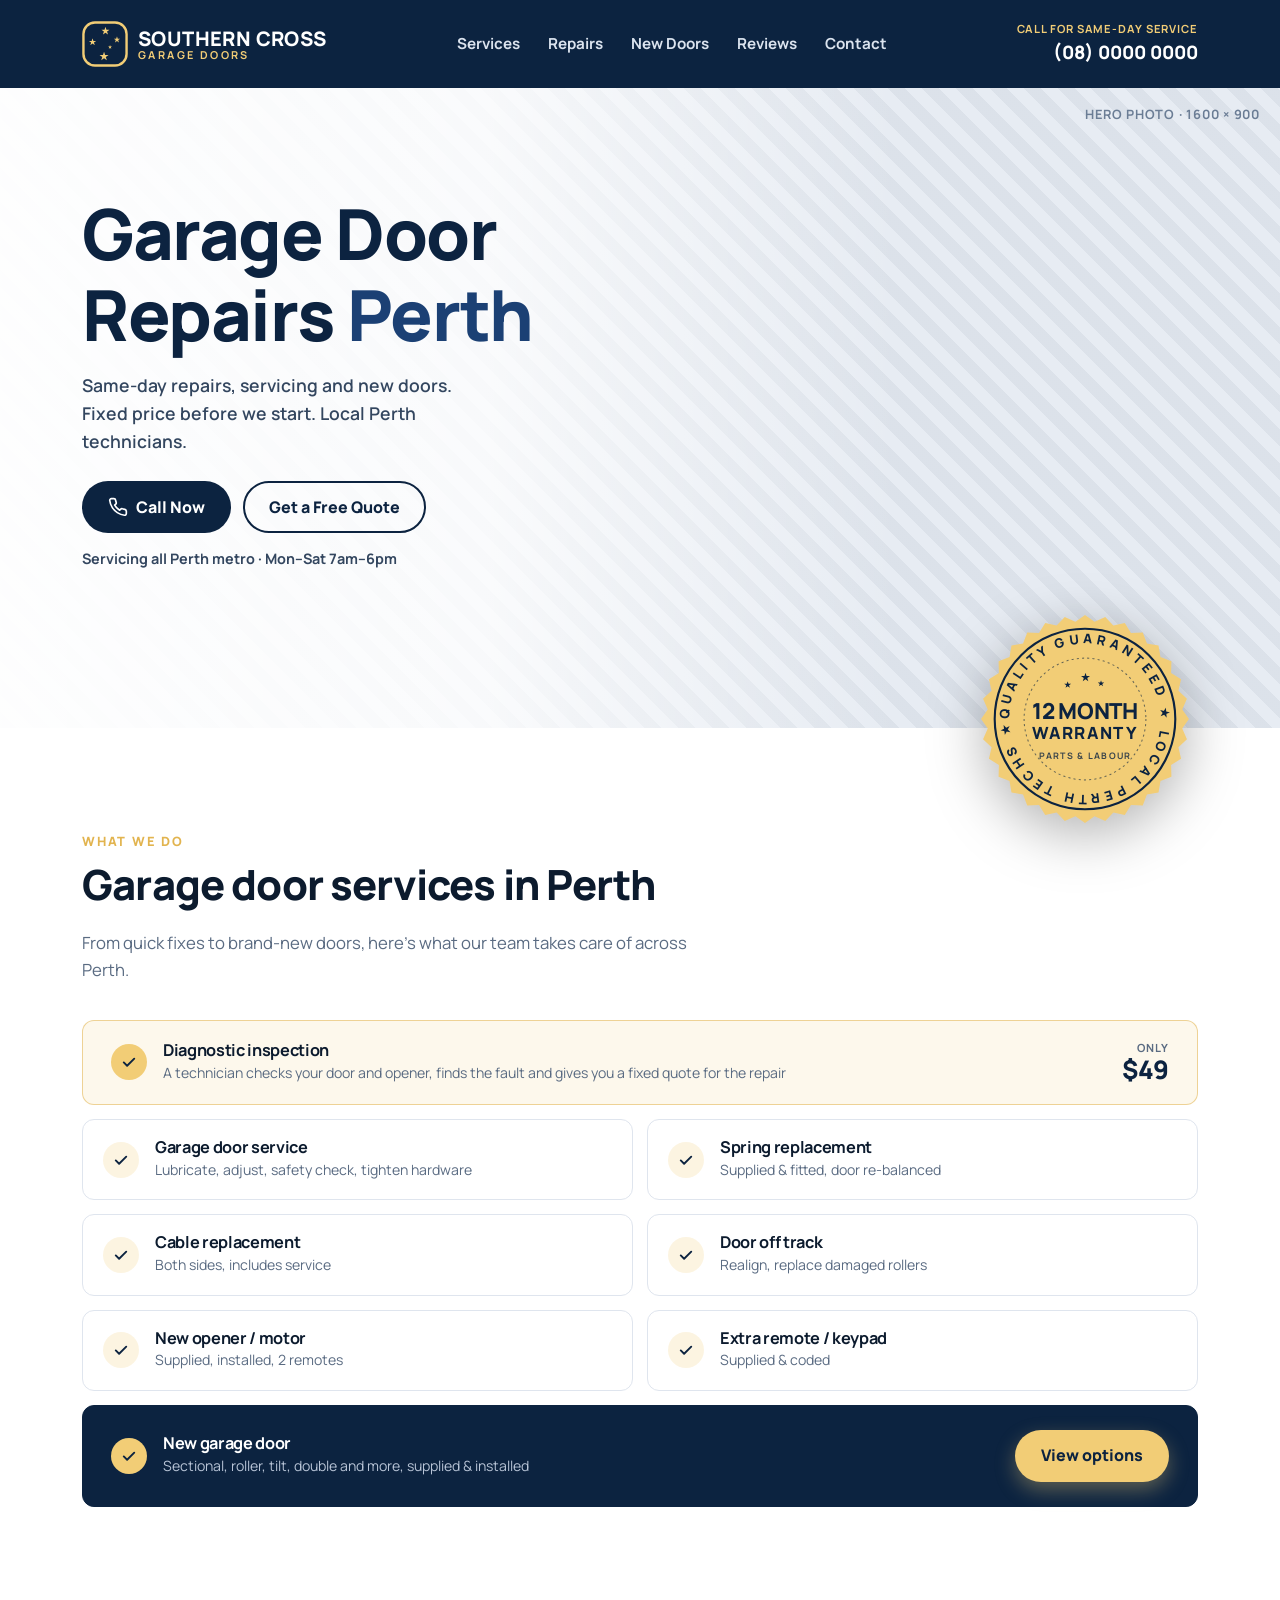
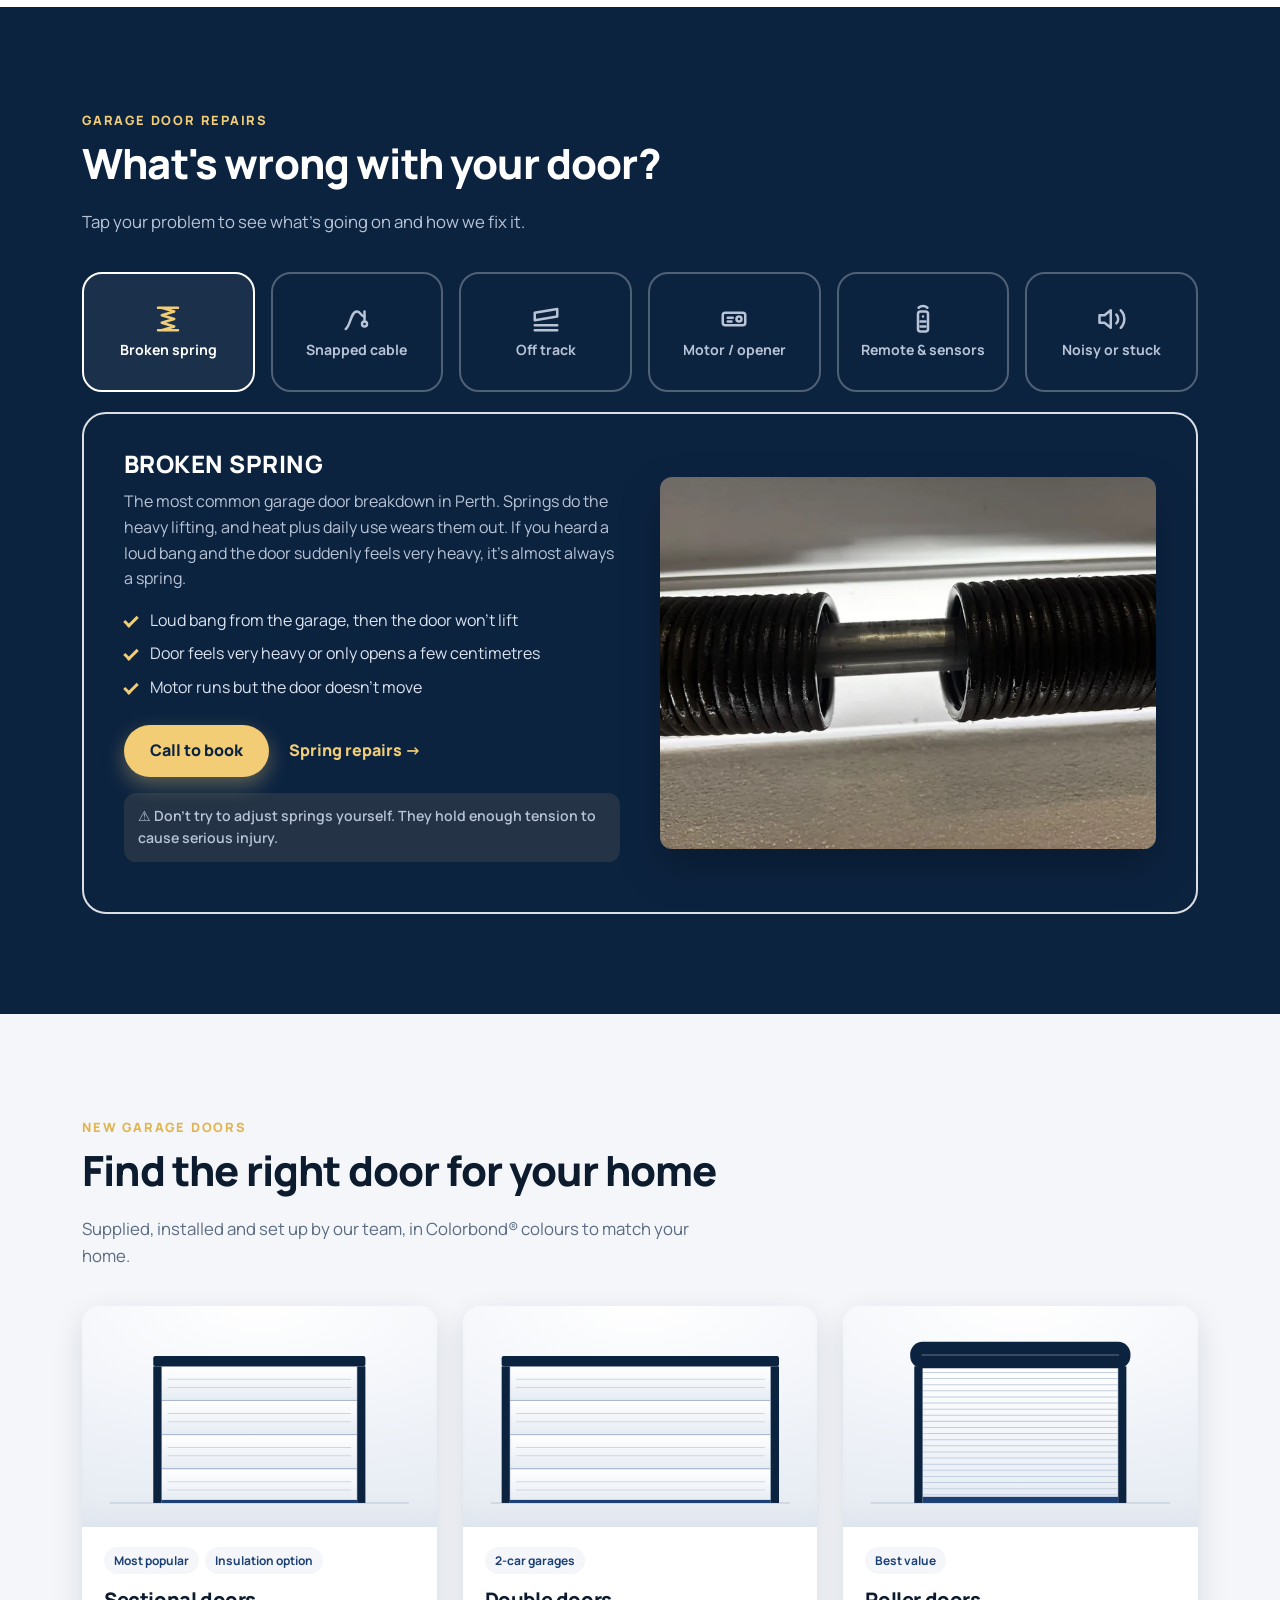
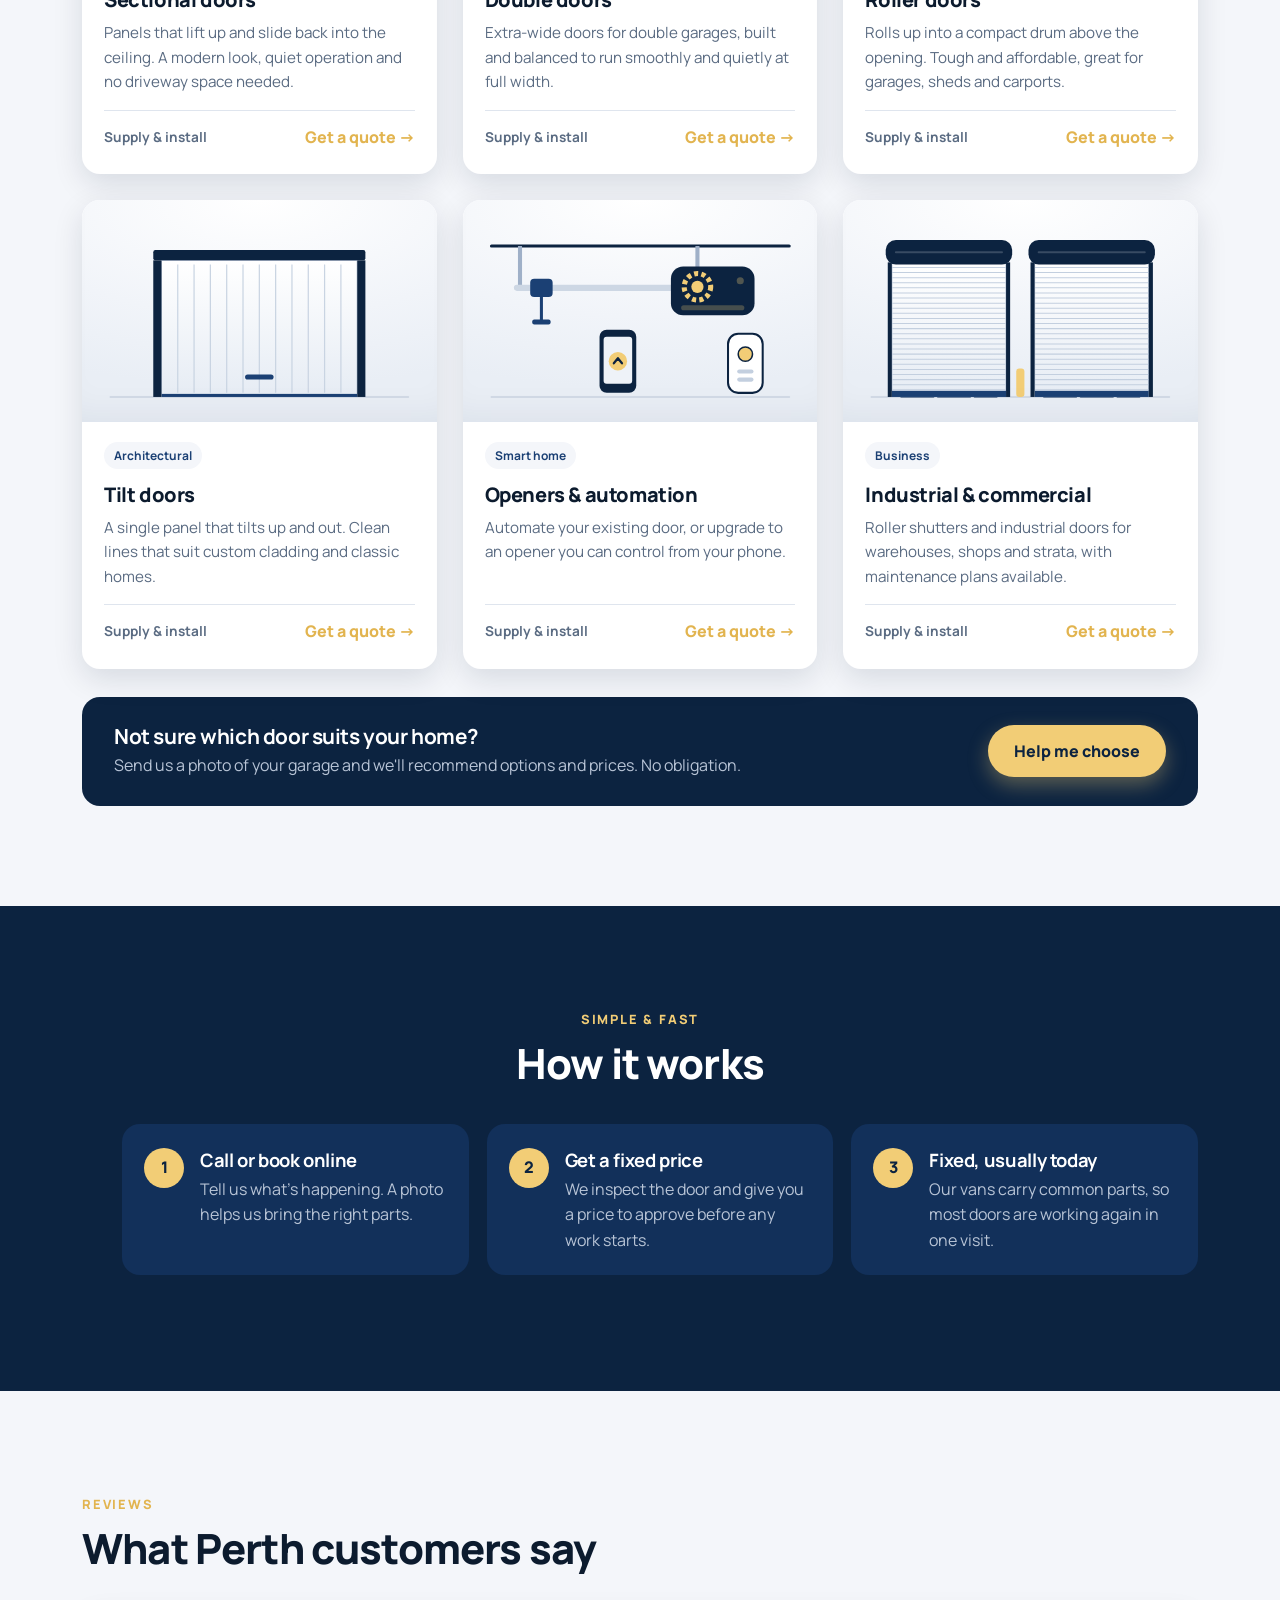
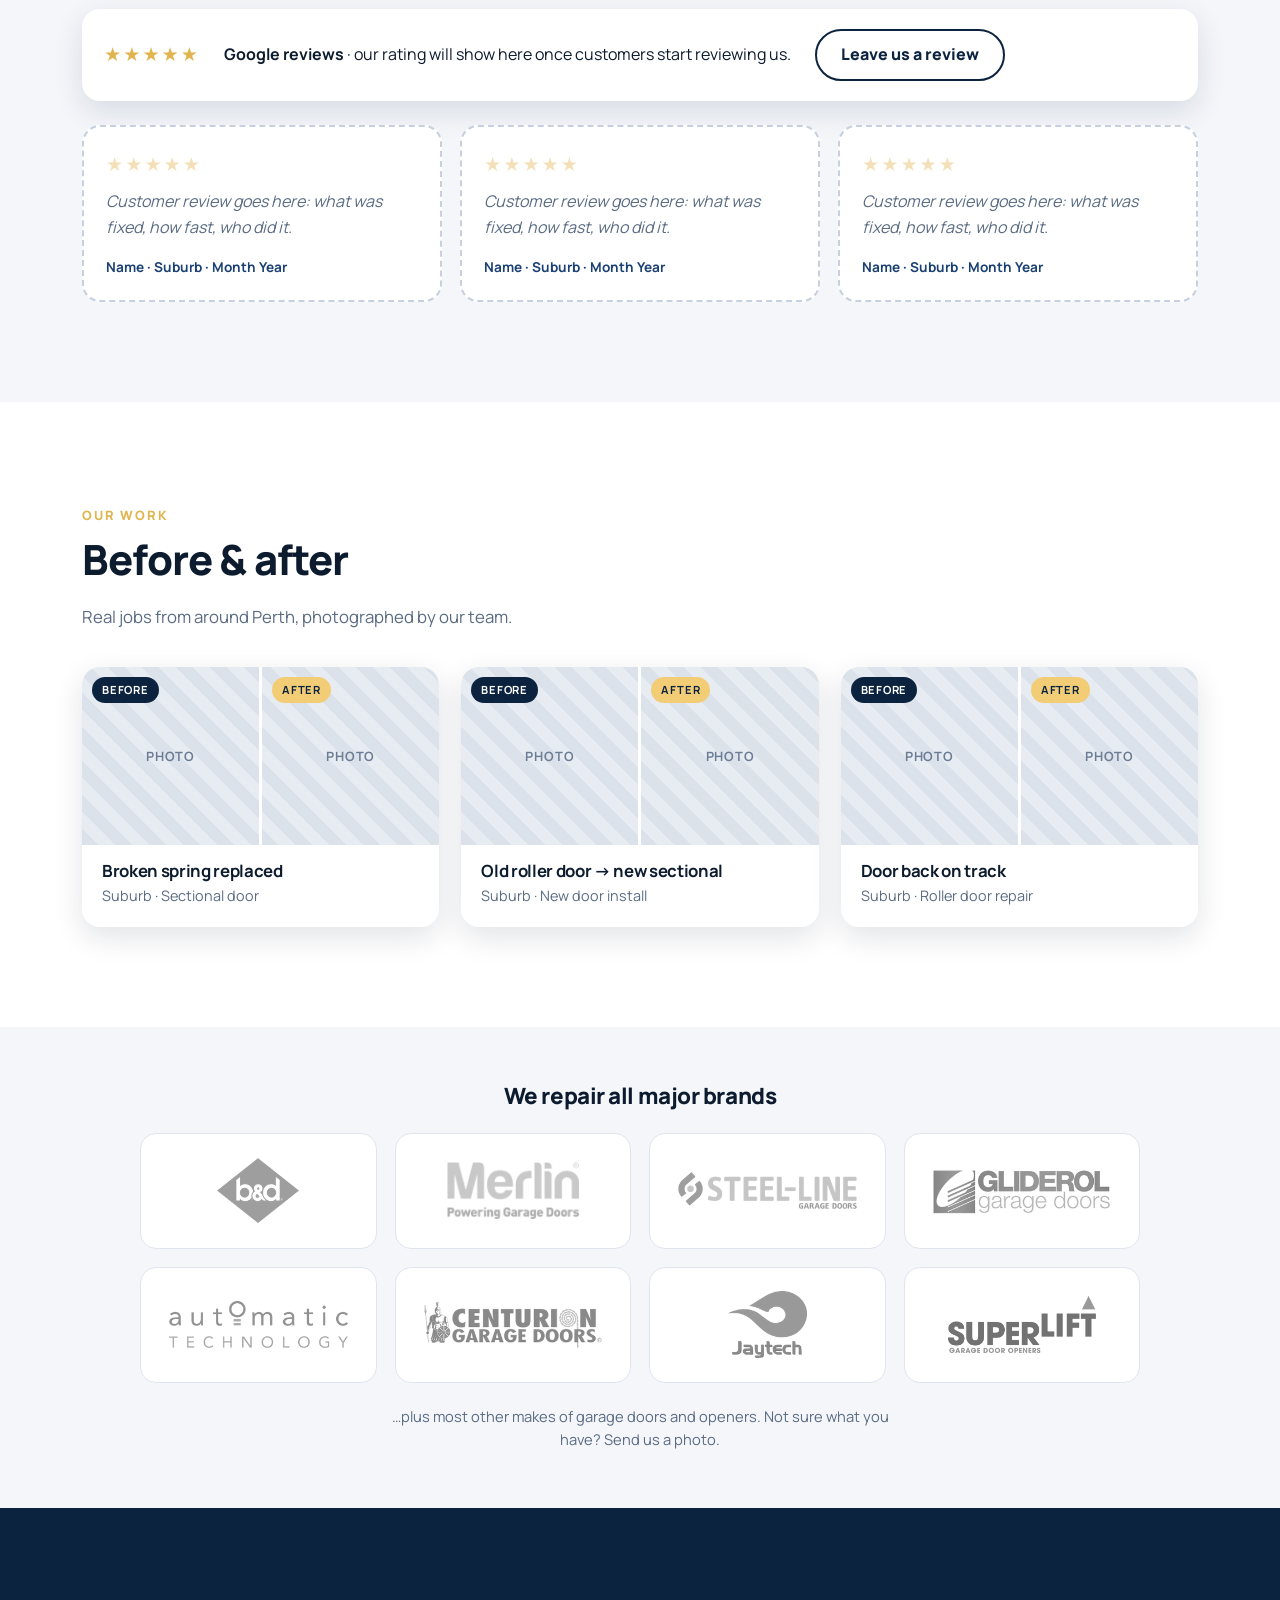
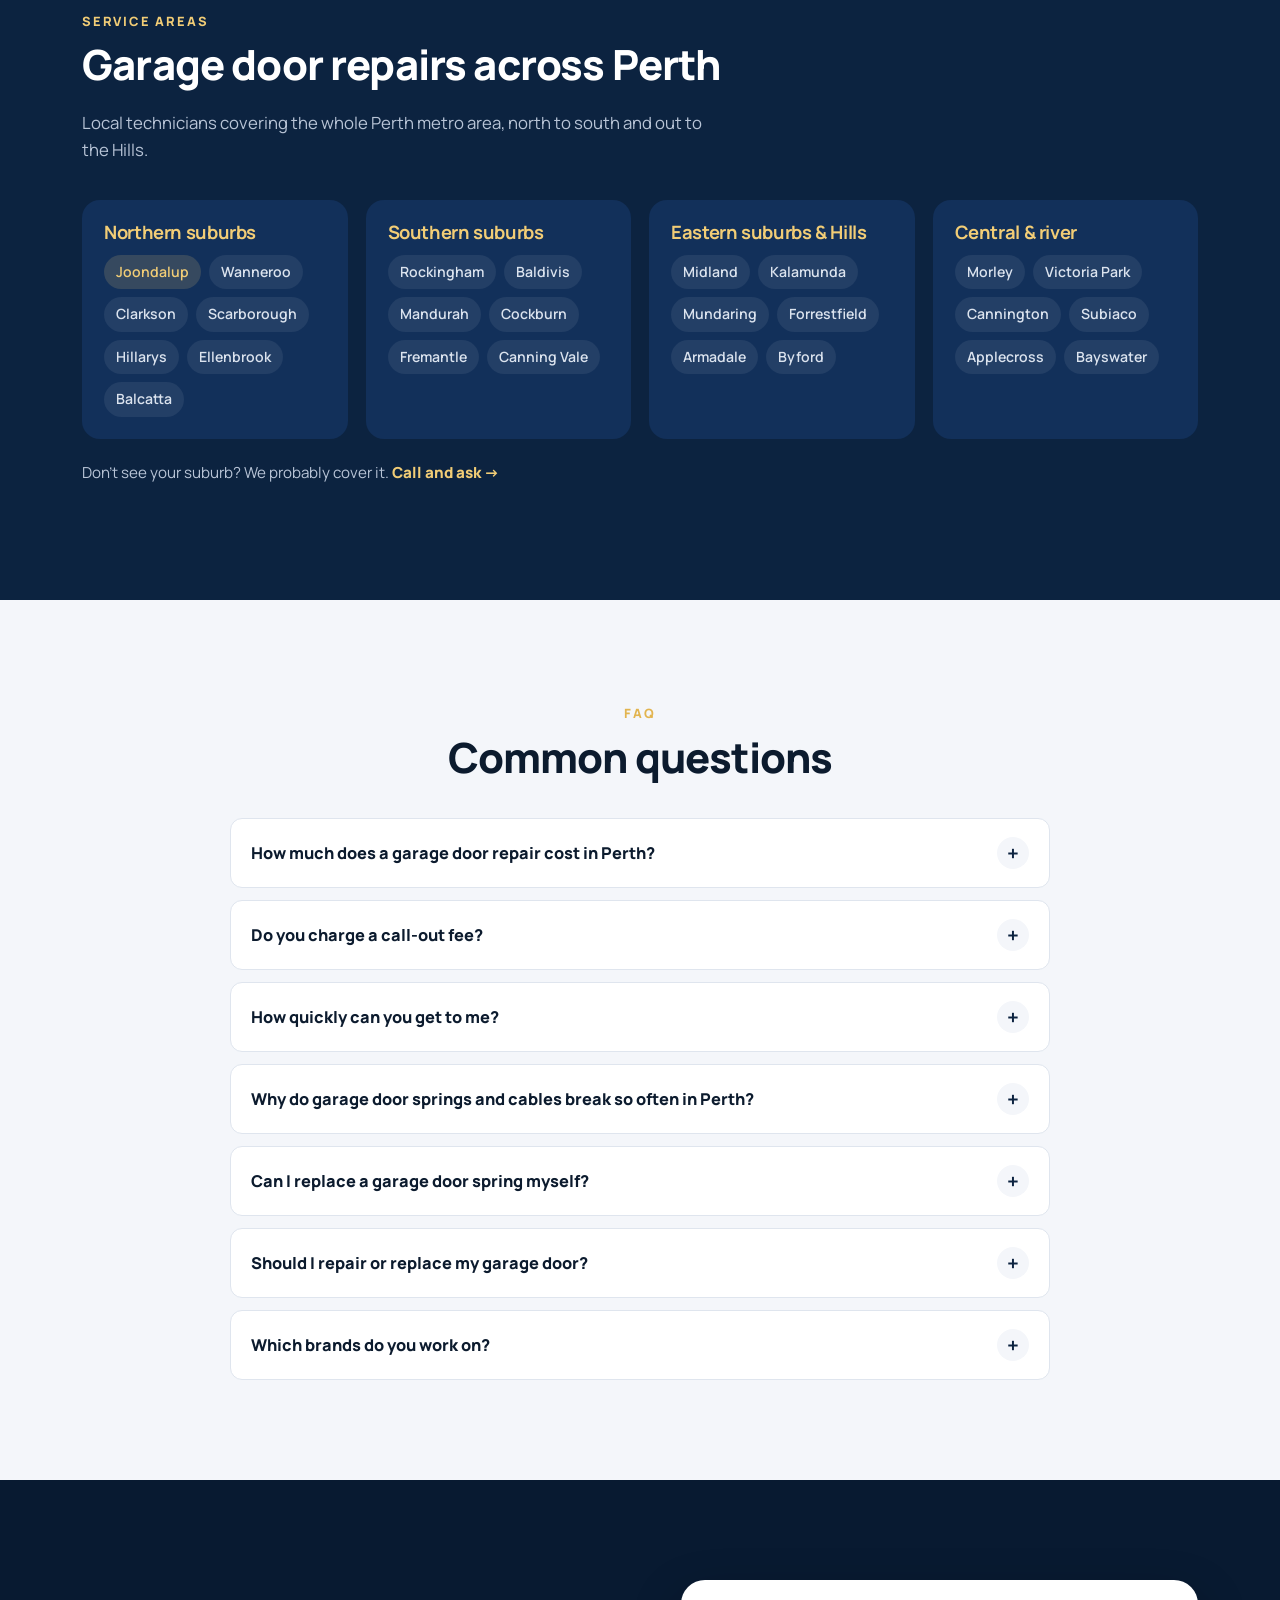
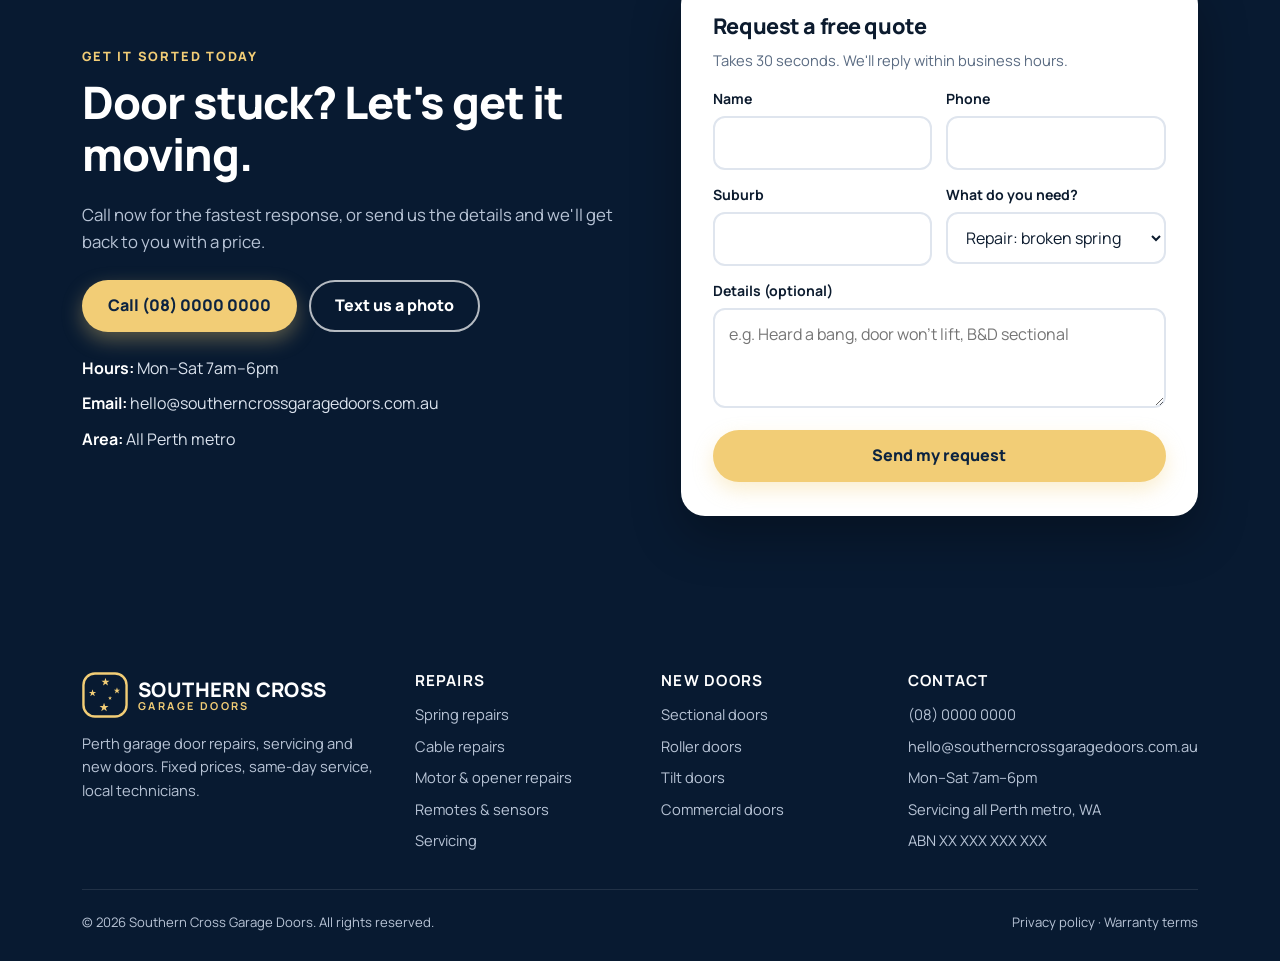
<file: index.html>
<!DOCTYPE html>
<html lang="en-AU">
<head>
  <meta charset="UTF-8">
  <meta name="viewport" content="width=device-width, initial-scale=1">
  <!-- DRAFT: stops Google indexing the unfinished site. DELETE this line at launch. -->
  <meta name="robots" content="noindex, nofollow">

  <!-- SEO: the page title and description Google shows in search results -->
  <title>Garage Door Repairs Perth | Same-Day Service | Southern Cross Garage Doors</title>
  <meta name="description" content="Perth garage door repairs, servicing and new doors. Broken springs, snapped cables, motors and remotes fixed same day. Fixed price before we start. Call Southern Cross Garage Doors.">
  <!-- TODO at launch: replace with your real domain -->
  <!-- <link rel="canonical" href="https://www.southerncrossgaragedoors.com.au/"> -->

  <!-- Social sharing preview (Facebook, WhatsApp, etc.) -->
  <meta property="og:type" content="website">
  <meta property="og:title" content="Southern Cross Garage Doors | Perth Garage Door Repairs">
  <meta property="og:description" content="Same-day garage door repairs and new doors across Perth. Fixed price before we start.">
  <!-- <meta property="og:image" content="images/og-share.jpg"> -->
  <meta name="theme-color" content="#0c2340">

  <link rel="preconnect" href="https://fonts.googleapis.com">
  <link rel="preconnect" href="https://fonts.gstatic.com" crossorigin>
  <link href="https://fonts.googleapis.com/css2?family=Manrope:wght@400;600;700;800&display=swap" rel="stylesheet">
  <link rel="stylesheet" href="css/styles.css">

  <!-- Local business details for Google (structured data).
       TODO: fill in every value marked with X before launch. Must match your Google Business Profile exactly. -->
  <script type="application/ld+json">
  {
    "@context": "https://schema.org",
    "@type": "HomeAndConstructionBusiness",
    "name": "Southern Cross Garage Doors",
    "description": "Garage door repairs, servicing, openers and new garage doors across Perth, WA.",
    "telephone": "+61 8 XXXX XXXX",
    "email": "hello@southerncrossgaragedoors.com.au",
    "url": "https://www.southerncrossgaragedoors.com.au/",
    "address": {
      "@type": "PostalAddress",
      "streetAddress": "XX Street Name",
      "addressLocality": "Suburb",
      "addressRegion": "WA",
      "postalCode": "6XXX",
      "addressCountry": "AU"
    },
    "areaServed": { "@type": "City", "name": "Perth" },
    "openingHours": "Mo-Sa 07:00-18:00",
    "priceRange": "$$"
  }
  </script>
</head>
<body>
  <a class="skip-link" href="#main">Skip to content</a>

  <!-- Reusable star shape for the logo -->
  <svg width="0" height="0" style="position:absolute" aria-hidden="true">
    <defs>
      <linearGradient id="g-interior" x1="0" y1="0" x2="0" y2="1"><stop offset="0" stop-color="#081a31"/><stop offset="1" stop-color="#163864"/></linearGradient>
      <radialGradient id="g-glow" cx="0.5" cy="0" r="0.75"><stop offset="0" stop-color="#f2cd76" stop-opacity="0.75"/><stop offset="1" stop-color="#f2cd76" stop-opacity="0"/></radialGradient>
      <linearGradient id="g-panel" x1="0" y1="0" x2="0" y2="1"><stop offset="0" stop-color="#ffffff"/><stop offset="1" stop-color="#e6ecf4"/></linearGradient>
      <linearGradient id="g-wood" x1="0" y1="0" x2="1" y2="1"><stop offset="0" stop-color="#f7ebd2"/><stop offset="1" stop-color="#e9d3a6"/></linearGradient>
      <linearGradient id="g-glass" x1="0" y1="0" x2="1" y2="1"><stop offset="0" stop-color="#2d5a96"/><stop offset="1" stop-color="#12305a"/></linearGradient>
    </defs>
    <symbol id="star" viewBox="-1 -1 2 2"><polygon points="0,-1 0.2245,-0.309 0.951,-0.309 0.363,0.118 0.588,0.809 0,0.382 -0.588,0.809 -0.363,0.118 -0.951,-0.309 -0.2245,-0.309" fill="currentColor"/></symbol>
    <symbol id="logo-mark" viewBox="0 0 48 48">
      <rect x="1.5" y="1.5" width="45" height="45" rx="12" fill="none" stroke="#f2cd76" stroke-width="2.5"/>
      <g color="#f2cd76">
        <use href="#star" x="20" y="6" width="9" height="9"/>
        <use href="#star" x="18" y="32" width="10" height="10"/>
        <use href="#star" x="7" y="18" width="8" height="8"/>
        <use href="#star" x="33" y="16" width="7" height="7"/>
        <use href="#star" x="27" y="25" width="4.5" height="4.5"/>
      </g>
    </symbol>
  </svg>

  <!-- ===================== HEADER ===================== -->
  <header class="site-header">
    <div class="container header-inner">
      <a class="logo" href="index.html" aria-label="Southern Cross Garage Doors home">
        <svg aria-hidden="true"><use href="#logo-mark"/></svg>
        <span class="logo-text"><strong>SOUTHERN CROSS</strong><span>Garage Doors</span></span>
      </a>

      <nav class="main-nav" aria-label="Main">
        <a href="#services">Services</a>
        <a href="#problems">Repairs</a>
        <a href="#doors">New Doors</a>
        <a href="#reviews">Reviews</a>
        <a href="#quote">Contact</a>
      </nav>

      <div class="header-actions">
        <!-- TODO: replace with your real number (in both places: href and text) -->
        <a class="header-phone" href="tel:+61800000000"><small>Call for same-day service</small>(08) 0000 0000</a>
        <a class="header-call" href="tel:+61800000000" aria-label="Call us">
          <svg viewBox="0 0 24 24" fill="none" stroke="currentColor" stroke-width="2" stroke-linecap="round" stroke-linejoin="round"><path d="M22 16.9v3a2 2 0 0 1-2.2 2 19.8 19.8 0 0 1-8.6-3.1 19.5 19.5 0 0 1-6-6A19.8 19.8 0 0 1 2.1 4.2 2 2 0 0 1 4.1 2h3a2 2 0 0 1 2 1.7c.1.9.4 1.8.7 2.7a2 2 0 0 1-.5 2.1L8 9.8a16 16 0 0 0 6 6l1.3-1.3a2 2 0 0 1 2.1-.4c.9.3 1.8.6 2.7.7a2 2 0 0 1 1.7 2z"/></svg>
        </a>
        <button class="nav-toggle" aria-label="Open menu" aria-expanded="false" aria-controls="mobile-menu"><span></span></button>
      </div>
    </div>
  </header>

  <nav class="mobile-menu" id="mobile-menu" aria-label="Mobile">
    <a href="#services">Services</a>
    <a href="#problems">Repairs</a>
    <a href="#doors">New Doors</a>
    <a href="#reviews">Reviews</a>
    <a href="#faq">FAQ</a>
    <a href="#quote">Contact</a>
    <a class="btn btn--gold btn--block" href="tel:+61800000000">Call (08) 0000 0000</a>
  </nav>

  <main id="main">

    <!-- ===================== 1. HERO ===================== -->
    <section class="hero">
      <div class="hero-media">
        <!-- HERO PHOTO: replace this div's content with
             <img src="images/hero.jpg" alt="New sectional garage door on a Perth home" width="1600" height="900">
             (keep the class="ph" wrapper) -->
        <div class="ph" aria-hidden="true">Hero photo · 1600 × 900</div>

        <div class="container hero-content">
          <h1>Garage Door Repairs <em>Perth</em></h1>
          <p class="hero-sub">Same-day repairs, servicing and new doors. Fixed price before we start. Local Perth technicians.</p>
          <div class="hero-ctas">
            <a class="btn btn--navy" href="tel:+61800000000">
              <svg viewBox="0 0 24 24" fill="none" stroke="currentColor" stroke-width="2" stroke-linecap="round" stroke-linejoin="round" aria-hidden="true"><path d="M22 16.9v3a2 2 0 0 1-2.2 2 19.8 19.8 0 0 1-8.6-3.1 19.5 19.5 0 0 1-6-6A19.8 19.8 0 0 1 2.1 4.2 2 2 0 0 1 4.1 2h3a2 2 0 0 1 2 1.7c.1.9.4 1.8.7 2.7a2 2 0 0 1-.5 2.1L8 9.8a16 16 0 0 0 6 6l1.3-1.3a2 2 0 0 1 2.1-.4c.9.3 1.8.6 2.7.7a2 2 0 0 1 1.7 2z"/></svg>
              Call Now
            </a>
            <a class="btn btn--outline" href="#quote">Get a Free Quote</a>
          </div>
          <p class="hero-note">Servicing all Perth metro · Mon–Sat 7am–6pm</p>
        </div>
      </div>

      <!-- QUALITY SEAL (gold badge from your design).
           Only promise what you'll stand behind: the warranty line must match your real warranty.
           Once you have reviews you can change the centre text to e.g. "4.9 ★ / Google". -->
      <div class="hero-badge" role="img" aria-label="Quality guaranteed, 12-month warranty, local Perth technicians">
        <svg class="seal" viewBox="0 0 200 200" aria-hidden="true">
          <defs><path id="seal-ring-path" d="M100,100 m-72,0 a72,72 0 1,1 144,0 a72,72 0 1,1 -144,0"/></defs>
          <path class="seal-edge" d="M100.0,1.0 L109.1,7.4 L119.3,2.9 L127.0,11.0 L137.9,8.5 L143.8,18.0 L155.0,17.7 L159.0,28.1 L170.0,30.0 L171.9,41.0 L182.3,45.0 L182.0,56.2 L191.5,62.1 L189.0,73.0 L197.1,80.7 L192.6,90.9 L199.0,100.0 L192.6,109.1 L197.1,119.3 L189.0,127.0 L191.5,137.9 L182.0,143.8 L182.3,155.0 L171.9,159.0 L170.0,170.0 L159.0,171.9 L155.0,182.3 L143.8,182.0 L137.9,191.5 L127.0,189.0 L119.3,197.1 L109.1,192.6 L100.0,199.0 L90.9,192.6 L80.7,197.1 L73.0,189.0 L62.1,191.5 L56.2,182.0 L45.0,182.3 L41.0,171.9 L30.0,170.0 L28.1,159.0 L17.7,155.0 L18.0,143.8 L8.5,137.9 L11.0,127.0 L2.9,119.3 L7.4,109.1 L1.0,100.0 L7.4,90.9 L2.9,80.7 L11.0,73.0 L8.5,62.1 L18.0,56.2 L17.7,45.0 L28.1,41.0 L30.0,30.0 L41.0,28.1 L45.0,17.7 L56.2,18.0 L62.1,8.5 L73.0,11.0 L80.7,2.9 L90.9,7.4Z"/>
          <circle class="seal-line" cx="100" cy="100" r="86"/>
          <circle class="seal-line seal-line--thin" cx="100" cy="100" r="58"/>
          <g class="seal-ring">
            <text class="seal-ring-text"><textPath href="#seal-ring-path" textLength="448" lengthAdjust="spacing">QUALITY GUARANTEED ★ LOCAL PERTH TECHS ★ </textPath></text>
          </g>
          <g class="seal-stars">
            <use href="#star" x="96" y="56" width="9" height="9"/>
            <use href="#star" x="80" y="64" width="7" height="7"/>
            <use href="#star" x="112" y="63" width="6.5" height="6.5"/>
          </g>
          <text class="seal-big" x="100" y="100" text-anchor="middle">12 MONTH</text>
          <text class="seal-mid" x="100" y="119" text-anchor="middle">WARRANTY</text>
          <text class="seal-small" x="100" y="138" text-anchor="middle">PARTS &amp; LABOUR</text>
        </svg>
      </div>
    </section>


    <!-- ===================== 5. SERVICES ===================== -->
    <section class="section" id="services">
      <div class="container">
        <div class="section-head reveal">
          <span class="eyebrow">What we do</span>
          <h2 class="section-title">Garage door services in Perth</h2>
          <p class="section-intro">From quick fixes to brand-new doors, here's what our team takes care of across Perth.</p>
        </div>

        <ul class="service-list">
          <li class="service-row service-row--offer reveal">
            <span class="service-check"><svg viewBox="0 0 24 24" fill="none" stroke="currentColor" stroke-width="2.5" stroke-linecap="round" stroke-linejoin="round" aria-hidden="true"><path d="M5 12.5l4.5 4.5L19 7.5"/></svg></span>
            <div><h3>Diagnostic inspection</h3><p>A technician checks your door and opener, finds the fault and gives you a fixed quote for the repair</p></div>
            <span class="service-price"><small>Only</small>$49</span>
          </li>
          <li class="service-row reveal"><span class="service-check"><svg viewBox="0 0 24 24" fill="none" stroke="currentColor" stroke-width="2.5" stroke-linecap="round" stroke-linejoin="round" aria-hidden="true"><path d="M5 12.5l4.5 4.5L19 7.5"/></svg></span><div><h3>Garage door service</h3><p>Lubricate, adjust, safety check, tighten hardware</p></div></li>
          <li class="service-row reveal"><span class="service-check"><svg viewBox="0 0 24 24" fill="none" stroke="currentColor" stroke-width="2.5" stroke-linecap="round" stroke-linejoin="round" aria-hidden="true"><path d="M5 12.5l4.5 4.5L19 7.5"/></svg></span><div><h3>Spring replacement</h3><p>Supplied &amp; fitted, door re-balanced</p></div></li>
          <li class="service-row reveal"><span class="service-check"><svg viewBox="0 0 24 24" fill="none" stroke="currentColor" stroke-width="2.5" stroke-linecap="round" stroke-linejoin="round" aria-hidden="true"><path d="M5 12.5l4.5 4.5L19 7.5"/></svg></span><div><h3>Cable replacement</h3><p>Both sides, includes service</p></div></li>
          <li class="service-row reveal"><span class="service-check"><svg viewBox="0 0 24 24" fill="none" stroke="currentColor" stroke-width="2.5" stroke-linecap="round" stroke-linejoin="round" aria-hidden="true"><path d="M5 12.5l4.5 4.5L19 7.5"/></svg></span><div><h3>Door off track</h3><p>Realign, replace damaged rollers</p></div></li>
          <li class="service-row reveal"><span class="service-check"><svg viewBox="0 0 24 24" fill="none" stroke="currentColor" stroke-width="2.5" stroke-linecap="round" stroke-linejoin="round" aria-hidden="true"><path d="M5 12.5l4.5 4.5L19 7.5"/></svg></span><div><h3>New opener / motor</h3><p>Supplied, installed, 2 remotes</p></div></li>
          <li class="service-row reveal"><span class="service-check"><svg viewBox="0 0 24 24" fill="none" stroke="currentColor" stroke-width="2.5" stroke-linecap="round" stroke-linejoin="round" aria-hidden="true"><path d="M5 12.5l4.5 4.5L19 7.5"/></svg></span><div><h3>Extra remote / keypad</h3><p>Supplied &amp; coded</p></div></li>
          <li class="service-row service-row--feature reveal">
            <span class="service-check"><svg viewBox="0 0 24 24" fill="none" stroke="currentColor" stroke-width="2.5" stroke-linecap="round" stroke-linejoin="round" aria-hidden="true"><path d="M5 12.5l4.5 4.5L19 7.5"/></svg></span>
            <div><h3>New garage door</h3><p>Sectional, roller, tilt, double and more, supplied &amp; installed</p></div>
            <a class="btn btn--gold" href="#doors">View options</a>
          </li>
        </ul>
      </div>
    </section>

    <!-- ===================== 3. WHAT'S WRONG WITH YOUR DOOR? (tabs from your design) ===================== -->
    <section class="section section--navy problems" id="problems">
      <div class="container">
        <div class="section-head reveal">
          <span class="eyebrow">Garage door repairs</span>
          <h2 class="section-title">What's wrong with your door?</h2>
          <p class="section-intro">Tap your problem to see what's going on and how we fix it.</p>
        </div>

        <div class="tabs" role="tablist" aria-label="Garage door problems" data-tabs>
          <button class="tab" role="tab" id="tab-spring" aria-controls="panel-spring" aria-selected="true">
            <svg viewBox="0 0 24 24" fill="none" stroke="currentColor" stroke-width="2" stroke-linecap="round" stroke-linejoin="round" aria-hidden="true"><path d="M4 3h16M4 21h16M7 3l10 3-10 3 10 3-10 3 10 3-10 3"/></svg>
            Broken spring
          </button>
          <button class="tab" role="tab" id="tab-cable" aria-controls="panel-cable" aria-selected="false" tabindex="-1">
            <svg viewBox="0 0 24 24" fill="none" stroke="currentColor" stroke-width="2" stroke-linecap="round" aria-hidden="true"><path d="M3 20c4-3 4-14 9-14 3 0 3 4 6 4"/><path d="M18 6v8"/><circle cx="18" cy="16" r="2"/></svg>
            Snapped cable
          </button>
          <button class="tab" role="tab" id="tab-track" aria-controls="panel-track" aria-selected="false" tabindex="-1">
            <svg viewBox="0 0 24 24" fill="none" stroke="currentColor" stroke-width="2" stroke-linecap="round" stroke-linejoin="round" aria-hidden="true"><path d="M3 7l18-3v6L3 13z"/><path d="M3 17h18M3 21h18"/></svg>
            Off track
          </button>
          <button class="tab" role="tab" id="tab-motor" aria-controls="panel-motor" aria-selected="false" tabindex="-1">
            <svg viewBox="0 0 24 24" fill="none" stroke="currentColor" stroke-width="2" stroke-linecap="round" stroke-linejoin="round" aria-hidden="true"><rect x="3" y="7" width="18" height="10" rx="2"/><circle cx="16" cy="12" r="2"/><path d="M7 11h4M7 14h3"/></svg>
            Motor / opener
          </button>
          <button class="tab" role="tab" id="tab-remote" aria-controls="panel-remote" aria-selected="false" tabindex="-1">
            <svg viewBox="0 0 24 24" fill="none" stroke="currentColor" stroke-width="2" stroke-linecap="round" stroke-linejoin="round" aria-hidden="true"><rect x="8" y="6" width="8" height="16" rx="2"/><path d="M12 10v.01M10 14h4M10 18h4M8.5 3a5 5 0 0 1 7 0"/></svg>
            Remote &amp; sensors
          </button>
          <button class="tab" role="tab" id="tab-noisy" aria-controls="panel-noisy" aria-selected="false" tabindex="-1">
            <svg viewBox="0 0 24 24" fill="none" stroke="currentColor" stroke-width="2" stroke-linecap="round" stroke-linejoin="round" aria-hidden="true"><path d="M11 5L6 9H2v6h4l5 4z"/><path d="M15.5 8.5a5 5 0 0 1 0 7M19 5a10 10 0 0 1 0 14"/></svg>
            Noisy or stuck
          </button>
        </div>

        <!-- Each panel: problem photo + explanation + price + link to its own page (that's what ranks on Google) -->
        <div class="tab-panel" role="tabpanel" id="panel-spring" aria-labelledby="tab-spring">
          <div>
            <h3>Broken spring</h3>
            <p>The most common garage door breakdown in Perth. Springs do the heavy lifting, and heat plus daily use wears them out. If you heard a loud bang and the door suddenly feels very heavy, it's almost always a spring.</p>
            <ul>
              <li>Loud bang from the garage, then the door won't lift</li>
              <li>Door feels very heavy or only opens a few centimetres</li>
              <li>Motor runs but the door doesn't move</li>
            </ul>
            <div class="panel-actions">
              <a class="btn btn--gold" href="tel:+61800000000">Call to book</a>
              <a class="link-arrow" href="services/garage-door-spring-repair-perth.html">Spring repairs →</a>
            </div>
            <p class="safety-note">⚠ Don't try to adjust springs yourself. They hold enough tension to cause serious injury.</p>
          </div>
          <figure class="ph ph--photo"><img src="images/repairs/broken-garage-door-spring-perth-1400.webp" srcset="images/repairs/broken-garage-door-spring-perth-800.webp 800w, images/repairs/broken-garage-door-spring-perth-1400.webp 1400w" sizes="(min-width: 960px) 560px, 100vw" width="1400" height="1050" alt="Broken garage door torsion spring with a visible gap where the coil has snapped" loading="lazy" decoding="async"></figure>
        </div>

        <div class="tab-panel" role="tabpanel" id="panel-cable" aria-labelledby="tab-cable" hidden>
          <div>
            <h3>Snapped cable</h3>
            <p>Lift cables wear and rust, especially near the coast where salty air speeds up corrosion. A snapped cable can leave the door hanging crooked, which is a safety risk, so keep clear and don't use it.</p>
            <ul>
              <li>Door hanging lower on one side</li>
              <li>Frayed or loose cable at the bottom corner</li>
              <li>Door jams halfway</li>
            </ul>
            <div class="panel-actions">
              <a class="btn btn--gold" href="tel:+61800000000">Call to book</a>
              <a class="link-arrow" href="services/garage-door-cable-repair-perth.html">Cable repairs →</a>
            </div>
          </div>
          <figure class="ph ph--photo"><img src="images/repairs/snapped-garage-door-cable-perth-1400.webp" srcset="images/repairs/snapped-garage-door-cable-perth-800.webp 800w, images/repairs/snapped-garage-door-cable-perth-1400.webp 1400w" sizes="(min-width: 960px) 560px, 100vw" width="1400" height="1050" alt="Snapped lift cable hanging loose from the cable drum on a sectional garage door" loading="lazy" decoding="async"></figure>
        </div>

        <div class="tab-panel" role="tabpanel" id="panel-track" aria-labelledby="tab-track" hidden>
          <div>
            <h3>Door off track</h3>
            <p>Usually caused by a bump from the car, a worn roller or a snapped cable. We realign and secure the door, replace damaged rollers and check everything else is safe.</p>
            <ul>
              <li>Door crooked or jammed in its tracks</li>
              <li>Rollers popped out of the track</li>
              <li>Bent track after the car touched it</li>
            </ul>
            <div class="panel-actions">
              <a class="btn btn--gold" href="tel:+61800000000">Call to book</a>
              <a class="link-arrow" href="#quote">Get a quote →</a>
            </div>
          </div>
          <div class="ph ph--dark">Photo · door off track</div>
        </div>

        <div class="tab-panel" role="tabpanel" id="panel-motor" aria-labelledby="tab-motor" hidden>
          <div>
            <h3>Motor / opener</h3>
            <p>Perth summers are hard on openers. We repair and replace motors from all major brands, including B&amp;D, Merlin, Steel-Line, ATA and Gliderol, and can upgrade you to a smartphone-controlled opener.</p>
            <ul>
              <li>Motor hums or clicks but nothing moves</li>
              <li>Door stops or reverses on its own</li>
              <li>Opener is old, slow or noisy</li>
            </ul>
            <div class="panel-actions">
              <a class="btn btn--gold" href="tel:+61800000000">Call to book</a>
              <a class="link-arrow" href="#quote">Get a quote →</a>
            </div>
          </div>
          <div class="ph ph--dark">Photo · garage door motor</div>
        </div>

        <div class="tab-panel" role="tabpanel" id="panel-remote" aria-labelledby="tab-remote" hidden>
          <div>
            <h3>Remotes &amp; sensors</h3>
            <p>Lost a remote, or the door won't respond? We supply and code new remotes and keypads, and fix misaligned or faulty safety beams.</p>
            <ul>
              <li>Remote stopped working or got lost</li>
              <li>Door won't close and the light flashes</li>
              <li>Want a keypad or phone app access</li>
            </ul>
            <div class="panel-actions">
              <a class="btn btn--gold" href="tel:+61800000000">Call to book</a>
              <a class="link-arrow" href="#quote">Get a quote →</a>
            </div>
          </div>
          <div class="ph ph--dark">Photo · remote &amp; safety beam</div>
        </div>

        <div class="tab-panel" role="tabpanel" id="panel-noisy" aria-labelledby="tab-noisy" hidden>
          <div>
            <h3>Noisy or stuck door</h3>
            <p>Grinding, squeaking or jerky movement is an early warning. Dust, heat and coastal air dry out and wear parts. A service now costs far less than a breakdown later.</p>
            <ul>
              <li>Grinding, squeaking or banging</li>
              <li>Door shudders or moves unevenly</li>
              <li>Hasn't been serviced in over a year</li>
            </ul>
            <div class="panel-actions">
              <a class="btn btn--gold" href="tel:+61800000000">Book a service</a>
              <a class="link-arrow" href="#quote">Get a quote →</a>
            </div>
          </div>
          <div class="ph ph--dark">Photo · technician servicing door</div>
        </div>
      </div>
    </section>

    <!-- ===================== 4. DOOR TYPES ===================== -->
    <section class="section section--light" id="doors">
      <div class="container">
        <div class="section-head reveal">
          <span class="eyebrow">New garage doors</span>
          <h2 class="section-title">Find the right door for your home</h2>
          <p class="section-intro">Supplied, installed and set up by our team, in Colorbond® colours to match your home.</p>
        </div>

        <div class="card-grid card-grid--doors">
          <article class="door-card reveal">
            <div class="door-art" aria-hidden="true"><svg viewBox="0 0 320 200" preserveAspectRatio="xMidYMid meet" focusable="false"><defs><clipPath id="clip-sec"><rect x="64" y="44" width="192" height="134"/></clipPath></defs><line class="da-ground" x1="14" y1="178" x2="306" y2="178"/><clipPath id="clip-in-sec"><rect x="64" y="44" width="192" height="134"/></clipPath><g clip-path="url(#clip-in-sec)"><rect class="da-interior" x="64" y="44" width="192" height="134"/><ellipse class="da-glow" cx="160.0" cy="48" rx="92" ry="74"/><rect class="da-lamp" x="150.0" y="46" width="20" height="3" rx="1.5"/><rect class="da-floor" x="64" y="162" width="192" height="16"/></g><g class="da-car" transform="translate(160 176) scale(1) translate(-160 -176)"><path class="da-car-roof" d="M122 138 L132 116 Q134 112 139 112 L181 112 Q186 112 188 116 L198 138 Z"/><path class="da-car-glass" d="M129 136 L137 119 L183 119 L191 136 Z"/><rect class="da-car-body" x="110" y="135" width="100" height="29" rx="9"/><rect class="da-car-grille" x="145" y="146" width="30" height="8" rx="2.5"/><ellipse class="da-head" cx="126" cy="148" rx="8" ry="4"/><ellipse class="da-head" cx="194" cy="148" rx="8" ry="4"/><rect class="da-wheel" x="116" y="161" width="15" height="15" rx="3"/><rect class="da-wheel" x="189" y="161" width="15" height="15" rx="3"/></g><g clip-path="url(#clip-sec)"><g class="da-slide"><rect class="da-panel" x="64" y="44.0" width="192" height="33.5"/><line class="da-groove" x1="70" y1="56.7" x2="250" y2="56.7"/><line class="da-groove" x1="70" y1="64.8" x2="250" y2="64.8"/><rect class="da-panel" x="64" y="77.5" width="192" height="33.5"/><line class="da-groove" x1="70" y1="90.2" x2="250" y2="90.2"/><line class="da-groove" x1="70" y1="98.3" x2="250" y2="98.3"/><rect class="da-panel" x="64" y="111.0" width="192" height="33.5"/><line class="da-groove" x1="70" y1="123.7" x2="250" y2="123.7"/><line class="da-groove" x1="70" y1="131.8" x2="250" y2="131.8"/><rect class="da-panel" x="64" y="144.5" width="192" height="33.5"/><line class="da-groove" x1="70" y1="157.2" x2="250" y2="157.2"/><line class="da-groove" x1="70" y1="165.3" x2="250" y2="165.3"/><rect class="da-seal" x="64" y="175" width="192" height="3"/></g></g><rect class="da-frame" x="56" y="34" width="208" height="10" rx="2"/><rect class="da-frame" x="56" y="44" width="8" height="134"/><rect class="da-frame" x="256" y="44" width="8" height="134"/></svg></div>
            <div class="door-card-body">
              <div class="tag-row"><span class="tag">Most popular</span><span class="tag">Insulation option</span></div>
              <h3>Sectional doors</h3>
              <p>Panels that lift up and slide back into the ceiling. A modern look, quiet operation and no driveway space needed.</p>
              <div class="door-card-foot"><span class="door-card-note">Supply &amp; install</span><a class="link-arrow" href="#quote">Get a quote →</a></div>
            </div>
          </article>
          <article class="door-card reveal">
            <div class="door-art" aria-hidden="true"><svg viewBox="0 0 320 200" preserveAspectRatio="xMidYMid meet" focusable="false"><defs><clipPath id="clip-dbl"><rect x="32" y="44" width="256" height="134"/></clipPath></defs><line class="da-ground" x1="14" y1="178" x2="306" y2="178"/><clipPath id="clip-in-dbl"><rect x="32" y="44" width="256" height="134"/></clipPath><g clip-path="url(#clip-in-dbl)"><rect class="da-interior" x="32" y="44" width="256" height="134"/><ellipse class="da-glow" cx="160.0" cy="48" rx="123" ry="74"/><rect class="da-lamp" x="150.0" y="46" width="20" height="3" rx="1.5"/><rect class="da-floor" x="32" y="162" width="256" height="16"/></g><g class="da-car" transform="translate(98 176) scale(0.92) translate(-160 -176)"><path class="da-car-roof" d="M122 138 L132 116 Q134 112 139 112 L181 112 Q186 112 188 116 L198 138 Z"/><path class="da-car-glass" d="M129 136 L137 119 L183 119 L191 136 Z"/><rect class="da-car-body" x="110" y="135" width="100" height="29" rx="9"/><rect class="da-car-grille" x="145" y="146" width="30" height="8" rx="2.5"/><ellipse class="da-head" cx="126" cy="148" rx="8" ry="4"/><ellipse class="da-head" cx="194" cy="148" rx="8" ry="4"/><rect class="da-wheel" x="116" y="161" width="15" height="15" rx="3"/><rect class="da-wheel" x="189" y="161" width="15" height="15" rx="3"/></g><g class="da-car" transform="translate(222 176) scale(0.92) translate(-160 -176)"><path class="da-car-roof" d="M122 138 L132 116 Q134 112 139 112 L181 112 Q186 112 188 116 L198 138 Z"/><path class="da-car-glass" d="M129 136 L137 119 L183 119 L191 136 Z"/><rect class="da-car-body" x="110" y="135" width="100" height="29" rx="9"/><rect class="da-car-grille" x="145" y="146" width="30" height="8" rx="2.5"/><ellipse class="da-head" cx="126" cy="148" rx="8" ry="4"/><ellipse class="da-head" cx="194" cy="148" rx="8" ry="4"/><rect class="da-wheel" x="116" y="161" width="15" height="15" rx="3"/><rect class="da-wheel" x="189" y="161" width="15" height="15" rx="3"/></g><g clip-path="url(#clip-dbl)"><g class="da-slide"><rect class="da-panel" x="32" y="44.0" width="256" height="33.5"/><line class="da-groove" x1="38" y1="56.7" x2="282" y2="56.7"/><line class="da-groove" x1="38" y1="64.8" x2="282" y2="64.8"/><rect class="da-panel" x="32" y="77.5" width="256" height="33.5"/><line class="da-groove" x1="38" y1="90.2" x2="282" y2="90.2"/><line class="da-groove" x1="38" y1="98.3" x2="282" y2="98.3"/><rect class="da-panel" x="32" y="111.0" width="256" height="33.5"/><line class="da-groove" x1="38" y1="123.7" x2="282" y2="123.7"/><line class="da-groove" x1="38" y1="131.8" x2="282" y2="131.8"/><rect class="da-panel" x="32" y="144.5" width="256" height="33.5"/><line class="da-groove" x1="38" y1="157.2" x2="282" y2="157.2"/><line class="da-groove" x1="38" y1="165.3" x2="282" y2="165.3"/><rect class="da-seal" x="32" y="175" width="256" height="3"/></g></g><rect class="da-frame" x="24" y="34" width="272" height="10" rx="2"/><rect class="da-frame" x="24" y="44" width="8" height="134"/><rect class="da-frame" x="288" y="44" width="8" height="134"/></svg></div>
            <div class="door-card-body">
              <div class="tag-row"><span class="tag">2-car garages</span></div>
              <h3>Double doors</h3>
              <p>Extra-wide doors for double garages, built and balanced to run smoothly and quietly at full width.</p>
              <div class="door-card-foot"><span class="door-card-note">Supply &amp; install</span><a class="link-arrow" href="#quote">Get a quote →</a></div>
            </div>
          </article>
          <article class="door-card reveal">
            <div class="door-art" aria-hidden="true"><svg viewBox="0 0 320 200" preserveAspectRatio="xMidYMid meet" focusable="false"><defs><clipPath id="clip-rol"><rect x="64" y="44" width="192" height="134"/></clipPath></defs><line class="da-ground" x1="14" y1="178" x2="306" y2="178"/><clipPath id="clip-in-rol"><rect x="64" y="44" width="192" height="134"/></clipPath><g clip-path="url(#clip-in-rol)"><rect class="da-interior" x="64" y="44" width="192" height="134"/><ellipse class="da-glow" cx="160.0" cy="48" rx="92" ry="74"/><rect class="da-lamp" x="150.0" y="46" width="20" height="3" rx="1.5"/><rect class="da-floor" x="64" y="162" width="192" height="16"/></g><g class="da-car" transform="translate(160 176) scale(1) translate(-160 -176)"><path class="da-car-roof" d="M122 138 L132 116 Q134 112 139 112 L181 112 Q186 112 188 116 L198 138 Z"/><path class="da-car-glass" d="M129 136 L137 119 L183 119 L191 136 Z"/><rect class="da-car-body" x="110" y="135" width="100" height="29" rx="9"/><rect class="da-car-grille" x="145" y="146" width="30" height="8" rx="2.5"/><ellipse class="da-head" cx="126" cy="148" rx="8" ry="4"/><ellipse class="da-head" cx="194" cy="148" rx="8" ry="4"/><rect class="da-wheel" x="116" y="161" width="15" height="15" rx="3"/><rect class="da-wheel" x="189" y="161" width="15" height="15" rx="3"/></g><g clip-path="url(#clip-rol)"><g class="da-roll"><rect class="da-panel" x="64" y="44" width="192" height="134"/><line class="da-slat" x1="64" y1="50" x2="256" y2="50"/><line class="da-slat" x1="64" y1="56" x2="256" y2="56"/><line class="da-slat" x1="64" y1="62" x2="256" y2="62"/><line class="da-slat" x1="64" y1="68" x2="256" y2="68"/><line class="da-slat" x1="64" y1="74" x2="256" y2="74"/><line class="da-slat" x1="64" y1="80" x2="256" y2="80"/><line class="da-slat" x1="64" y1="86" x2="256" y2="86"/><line class="da-slat" x1="64" y1="92" x2="256" y2="92"/><line class="da-slat" x1="64" y1="98" x2="256" y2="98"/><line class="da-slat" x1="64" y1="104" x2="256" y2="104"/><line class="da-slat" x1="64" y1="110" x2="256" y2="110"/><line class="da-slat" x1="64" y1="116" x2="256" y2="116"/><line class="da-slat" x1="64" y1="122" x2="256" y2="122"/><line class="da-slat" x1="64" y1="128" x2="256" y2="128"/><line class="da-slat" x1="64" y1="134" x2="256" y2="134"/><line class="da-slat" x1="64" y1="140" x2="256" y2="140"/><line class="da-slat" x1="64" y1="146" x2="256" y2="146"/><line class="da-slat" x1="64" y1="152" x2="256" y2="152"/><line class="da-slat" x1="64" y1="158" x2="256" y2="158"/><line class="da-slat" x1="64" y1="164" x2="256" y2="164"/><line class="da-slat" x1="64" y1="170" x2="256" y2="170"/><rect class="da-rail" x="64" y="172" width="192" height="6"/></g></g><rect class="da-frame" x="56" y="44" width="8" height="134"/><rect class="da-frame" x="256" y="44" width="8" height="134"/><rect class="da-frame" x="52" y="20" width="216" height="26" rx="12"/><path class="da-hood-line" d="M64 33 H256"/></svg></div>
            <div class="door-card-body">
              <div class="tag-row"><span class="tag">Best value</span></div>
              <h3>Roller doors</h3>
              <p>Rolls up into a compact drum above the opening. Tough and affordable, great for garages, sheds and carports.</p>
              <div class="door-card-foot"><span class="door-card-note">Supply &amp; install</span><a class="link-arrow" href="#quote">Get a quote →</a></div>
            </div>
          </article>
          <article class="door-card reveal">
            <div class="door-art" aria-hidden="true"><svg viewBox="0 0 320 200" preserveAspectRatio="xMidYMid meet" focusable="false"><defs><clipPath id="clip-tlt"><rect x="64" y="36" width="192" height="142"/></clipPath></defs><line class="da-ground" x1="14" y1="178" x2="306" y2="178"/><clipPath id="clip-in-tlt"><rect x="64" y="44" width="192" height="134"/></clipPath><g clip-path="url(#clip-in-tlt)"><rect class="da-interior" x="64" y="44" width="192" height="134"/><ellipse class="da-glow" cx="160.0" cy="48" rx="92" ry="74"/><rect class="da-lamp" x="150.0" y="46" width="20" height="3" rx="1.5"/><rect class="da-floor" x="64" y="162" width="192" height="16"/></g><g class="da-car" transform="translate(160 176) scale(1) translate(-160 -176)"><path class="da-car-roof" d="M122 138 L132 116 Q134 112 139 112 L181 112 Q186 112 188 116 L198 138 Z"/><path class="da-car-glass" d="M129 136 L137 119 L183 119 L191 136 Z"/><rect class="da-car-body" x="110" y="135" width="100" height="29" rx="9"/><rect class="da-car-grille" x="145" y="146" width="30" height="8" rx="2.5"/><ellipse class="da-head" cx="126" cy="148" rx="8" ry="4"/><ellipse class="da-head" cx="194" cy="148" rx="8" ry="4"/><rect class="da-wheel" x="116" y="161" width="15" height="15" rx="3"/><rect class="da-wheel" x="189" y="161" width="15" height="15" rx="3"/></g><g clip-path="url(#clip-tlt)"><g class="da-tilt"><rect class="da-panel" x="64" y="44" width="192" height="134"/><line class="da-board" x1="80" y1="48" x2="80" y2="174"/><line class="da-board" x1="96" y1="48" x2="96" y2="174"/><line class="da-board" x1="112" y1="48" x2="112" y2="174"/><line class="da-board" x1="128" y1="48" x2="128" y2="174"/><line class="da-board" x1="144" y1="48" x2="144" y2="174"/><line class="da-board" x1="160" y1="48" x2="160" y2="174"/><line class="da-board" x1="176" y1="48" x2="176" y2="174"/><line class="da-board" x1="192" y1="48" x2="192" y2="174"/><line class="da-board" x1="208" y1="48" x2="208" y2="174"/><line class="da-board" x1="224" y1="48" x2="224" y2="174"/><line class="da-board" x1="240" y1="48" x2="240" y2="174"/><rect class="da-handle" x="146.0" y="156" width="28" height="5" rx="2.5"/><rect class="da-seal" x="64" y="175" width="192" height="3"/></g></g><rect class="da-frame" x="56" y="34" width="208" height="10" rx="2"/><rect class="da-frame" x="56" y="44" width="8" height="134"/><rect class="da-frame" x="256" y="44" width="8" height="134"/></svg></div>
            <div class="door-card-body">
              <div class="tag-row"><span class="tag">Architectural</span></div>
              <h3>Tilt doors</h3>
              <p>A single panel that tilts up and out. Clean lines that suit custom cladding and classic homes.</p>
              <div class="door-card-foot"><span class="door-card-note">Supply &amp; install</span><a class="link-arrow" href="#quote">Get a quote →</a></div>
            </div>
          </article>
          <article class="door-card reveal">
            <div class="door-art" aria-hidden="true"><svg viewBox="0 0 320 200" preserveAspectRatio="xMidYMid meet" focusable="false"><line class="da-ground" x1="14" y1="178" x2="306" y2="178"/><line class="da-ceiling" x1="14" y1="30" x2="306" y2="30"/><rect class="da-bracket" x="214" y="30" width="4" height="22"/><rect class="da-bracket" x="40" y="30" width="4" height="40"/><rect class="da-rail-bar" x="36" y="68" width="160" height="6" rx="3"/><g class="da-carriage"><rect class="da-carriage-block" x="52" y="62" width="22" height="18" rx="4"/><line class="da-arm" x1="63" y1="80" x2="63" y2="104"/><rect class="da-arm-foot" x="54" y="102" width="18" height="5" rx="2"/></g><rect class="da-motor" x="190" y="50" width="82" height="48" rx="12"/><rect class="da-motor-lens" x="200" y="88" width="62" height="5" rx="2.5"/><g class="da-gear-wrap" transform="translate(216 70)"><g class="da-gear"><circle class="da-gear-teeth" cx="0" cy="0" r="13"/><circle class="da-gear-hub" cx="0" cy="0" r="6"/></g></g><circle class="da-led" cx="258" cy="64" r="3.5"/><g transform="translate(246 116)"><rect class="da-remote" x="0" y="0" width="34" height="58" rx="10"/><circle class="da-remote-btn" cx="17" cy="20" r="7"/><rect class="da-remote-key" x="9" y="35" width="16" height="4" rx="2"/><rect class="da-remote-key" x="9" y="43" width="16" height="4" rx="2"/></g><g class="da-waves" transform="translate(262 108)"><path class="da-wave" d="M-8 -2 A10 10 0 0 1 8 -2"/><path class="da-wave" d="M-14 -7 A18 18 0 0 1 14 -7"/><path class="da-wave" d="M-20 -12 A26 26 0 0 1 20 -12"/></g><g transform="translate(120 112)"><rect class="da-phone" x="0" y="0" width="36" height="62" rx="7"/><rect class="da-phone-screen" x="4" y="7" width="28" height="46" rx="3"/><rect class="da-app-btn" x="9" y="22" width="18" height="18" rx="9"/><path class="da-app-icon" d="M14 33 L18 28 L22 33"/></g></svg></div>
            <div class="door-card-body">
              <div class="tag-row"><span class="tag">Smart home</span></div>
              <h3>Openers &amp; automation</h3>
              <p>Automate your existing door, or upgrade to an opener you can control from your phone.</p>
              <div class="door-card-foot"><span class="door-card-note">Supply &amp; install</span><a class="link-arrow" href="#quote">Get a quote →</a></div>
            </div>
          </article>
          <article class="door-card reveal">
            <div class="door-art" aria-hidden="true"><svg viewBox="0 0 320 200" preserveAspectRatio="xMidYMid meet" focusable="false"><line class="da-ground" x1="14" y1="178" x2="306" y2="178"/><defs><clipPath id="clip-com0"><rect x="34" y="46" width="112" height="132"/></clipPath></defs><clipPath id="clip-in-com0"><rect x="34" y="46" width="112" height="132"/></clipPath><g clip-path="url(#clip-in-com0)"><rect class="da-interior" x="34" y="46" width="112" height="132"/><ellipse class="da-glow" cx="90.0" cy="50" rx="54" ry="73"/><rect class="da-lamp" x="80.0" y="48" width="20" height="3" rx="1.5"/><rect class="da-floor" x="34" y="162" width="112" height="16"/></g><rect class="da-box" x="42" y="152" width="34" height="26" rx="2"/><line class="da-tape" x1="59.0" y1="152" x2="59.0" y2="163.7"/><rect class="da-box" x="78" y="152" width="34" height="26" rx="2"/><line class="da-tape" x1="95.0" y1="152" x2="95.0" y2="163.7"/><rect class="da-box" x="60" y="126" width="34" height="26" rx="2"/><line class="da-tape" x1="77.0" y1="126" x2="77.0" y2="137.7"/><rect class="da-box" x="114" y="156" width="24" height="22" rx="2"/><line class="da-tape" x1="126.0" y1="156" x2="126.0" y2="165.9"/><rect class="da-pallet" x="40" y="176" width="100" height="2"/><g clip-path="url(#clip-com0)"><g class="da-roll da-roll--0"><rect class="da-panel" x="34" y="46" width="112" height="132"/><line class="da-slat" x1="34" y1="51" x2="146" y2="51"/><line class="da-slat" x1="34" y1="56" x2="146" y2="56"/><line class="da-slat" x1="34" y1="61" x2="146" y2="61"/><line class="da-slat" x1="34" y1="66" x2="146" y2="66"/><line class="da-slat" x1="34" y1="71" x2="146" y2="71"/><line class="da-slat" x1="34" y1="76" x2="146" y2="76"/><line class="da-slat" x1="34" y1="81" x2="146" y2="81"/><line class="da-slat" x1="34" y1="86" x2="146" y2="86"/><line class="da-slat" x1="34" y1="91" x2="146" y2="91"/><line class="da-slat" x1="34" y1="96" x2="146" y2="96"/><line class="da-slat" x1="34" y1="101" x2="146" y2="101"/><line class="da-slat" x1="34" y1="106" x2="146" y2="106"/><line class="da-slat" x1="34" y1="111" x2="146" y2="111"/><line class="da-slat" x1="34" y1="116" x2="146" y2="116"/><line class="da-slat" x1="34" y1="121" x2="146" y2="121"/><line class="da-slat" x1="34" y1="126" x2="146" y2="126"/><line class="da-slat" x1="34" y1="131" x2="146" y2="131"/><line class="da-slat" x1="34" y1="136" x2="146" y2="136"/><line class="da-slat" x1="34" y1="141" x2="146" y2="141"/><line class="da-slat" x1="34" y1="146" x2="146" y2="146"/><line class="da-slat" x1="34" y1="151" x2="146" y2="151"/><line class="da-slat" x1="34" y1="156" x2="146" y2="156"/><line class="da-slat" x1="34" y1="161" x2="146" y2="161"/><line class="da-slat" x1="34" y1="166" x2="146" y2="166"/><line class="da-slat" x1="34" y1="171" x2="146" y2="171"/><rect class="da-rail" x="34" y="172" width="112" height="6"/></g></g><rect class="da-frame" x="30" y="46" width="4" height="132"/><rect class="da-frame" x="146" y="46" width="4" height="132"/><rect class="da-frame" x="28" y="24" width="124" height="24" rx="10"/><path class="da-hood-line" d="M38 36 H142"/><defs><clipPath id="clip-com1"><rect x="174" y="46" width="112" height="132"/></clipPath></defs><clipPath id="clip-in-com1"><rect x="174" y="46" width="112" height="132"/></clipPath><g clip-path="url(#clip-in-com1)"><rect class="da-interior" x="174" y="46" width="112" height="132"/><ellipse class="da-glow" cx="230.0" cy="50" rx="54" ry="73"/><rect class="da-lamp" x="220.0" y="48" width="20" height="3" rx="1.5"/><rect class="da-floor" x="174" y="162" width="112" height="16"/></g><rect class="da-box" x="182" y="152" width="34" height="26" rx="2"/><line class="da-tape" x1="199.0" y1="152" x2="199.0" y2="163.7"/><rect class="da-box" x="218" y="152" width="34" height="26" rx="2"/><line class="da-tape" x1="235.0" y1="152" x2="235.0" y2="163.7"/><rect class="da-box" x="200" y="126" width="34" height="26" rx="2"/><line class="da-tape" x1="217.0" y1="126" x2="217.0" y2="137.7"/><rect class="da-box" x="254" y="156" width="24" height="22" rx="2"/><line class="da-tape" x1="266.0" y1="156" x2="266.0" y2="165.9"/><rect class="da-pallet" x="180" y="176" width="100" height="2"/><g clip-path="url(#clip-com1)"><g class="da-roll da-roll--1"><rect class="da-panel" x="174" y="46" width="112" height="132"/><line class="da-slat" x1="174" y1="51" x2="286" y2="51"/><line class="da-slat" x1="174" y1="56" x2="286" y2="56"/><line class="da-slat" x1="174" y1="61" x2="286" y2="61"/><line class="da-slat" x1="174" y1="66" x2="286" y2="66"/><line class="da-slat" x1="174" y1="71" x2="286" y2="71"/><line class="da-slat" x1="174" y1="76" x2="286" y2="76"/><line class="da-slat" x1="174" y1="81" x2="286" y2="81"/><line class="da-slat" x1="174" y1="86" x2="286" y2="86"/><line class="da-slat" x1="174" y1="91" x2="286" y2="91"/><line class="da-slat" x1="174" y1="96" x2="286" y2="96"/><line class="da-slat" x1="174" y1="101" x2="286" y2="101"/><line class="da-slat" x1="174" y1="106" x2="286" y2="106"/><line class="da-slat" x1="174" y1="111" x2="286" y2="111"/><line class="da-slat" x1="174" y1="116" x2="286" y2="116"/><line class="da-slat" x1="174" y1="121" x2="286" y2="121"/><line class="da-slat" x1="174" y1="126" x2="286" y2="126"/><line class="da-slat" x1="174" y1="131" x2="286" y2="131"/><line class="da-slat" x1="174" y1="136" x2="286" y2="136"/><line class="da-slat" x1="174" y1="141" x2="286" y2="141"/><line class="da-slat" x1="174" y1="146" x2="286" y2="146"/><line class="da-slat" x1="174" y1="151" x2="286" y2="151"/><line class="da-slat" x1="174" y1="156" x2="286" y2="156"/><line class="da-slat" x1="174" y1="161" x2="286" y2="161"/><line class="da-slat" x1="174" y1="166" x2="286" y2="166"/><line class="da-slat" x1="174" y1="171" x2="286" y2="171"/><rect class="da-rail" x="174" y="172" width="112" height="6"/></g></g><rect class="da-frame" x="170" y="46" width="4" height="132"/><rect class="da-frame" x="286" y="46" width="4" height="132"/><rect class="da-frame" x="168" y="24" width="124" height="24" rx="10"/><path class="da-hood-line" d="M178 36 H282"/><rect class="da-bollard" x="156" y="150" width="8" height="28" rx="3"/></svg></div>
            <div class="door-card-body">
              <div class="tag-row"><span class="tag">Business</span></div>
              <h3>Industrial &amp; commercial</h3>
              <p>Roller shutters and industrial doors for warehouses, shops and strata, with maintenance plans available.</p>
              <div class="door-card-foot"><span class="door-card-note">Supply &amp; install</span><a class="link-arrow" href="#quote">Get a quote →</a></div>
            </div>
          </article>
        </div>

        <div class="help-choose reveal">
          <div>
            <h3>Not sure which door suits your home?</h3>
            <p>Send us a photo of your garage and we'll recommend options and prices. No obligation.</p>
          </div>
          <a class="btn btn--gold" href="#quote">Help me choose</a>
        </div>
      </div>
    </section>


    <!-- ===================== 6. HOW IT WORKS ===================== -->
    <section class="section section--navy">
      <div class="container">
        <div class="section-head section-head--center reveal">
          <span class="eyebrow">Simple &amp; fast</span>
          <h2 class="section-title">How it works</h2>
        </div>
        <ol class="steps">
          <li class="step reveal"><h3>Call or book online</h3><p>Tell us what's happening. A photo helps us bring the right parts.</p></li>
          <li class="step reveal"><h3>Get a fixed price</h3><p>We inspect the door and give you a price to approve before any work starts.</p></li>
          <li class="step reveal"><h3>Fixed, usually today</h3><p>Our vans carry common parts, so most doors are working again in one visit.</p></li>
        </ol>
      </div>
    </section>

    <!-- ===================== 7. REVIEWS ===================== -->
    <!-- IMPORTANT: only ever show REAL Google reviews here. Replace the placeholder cards as reviews come in. -->
    <section class="section section--light" id="reviews">
      <div class="container">
        <div class="section-head reveal">
          <span class="eyebrow">Reviews</span>
          <h2 class="section-title">What Perth customers say</h2>
        </div>

        <div class="reviews-summary reveal">
          <div class="stars" aria-hidden="true">★★★★★</div>
          <div><strong>Google reviews</strong> · our rating will show here once customers start reviewing us.</div>
          <!-- TODO: paste your Google review link (from your Business Profile → "Ask for reviews") -->
          <a class="btn btn--outline" href="#">Leave us a review</a>
        </div>

        <div class="review-grid">
          <figure class="review-card reveal" style="margin:0">
            <div class="stars" aria-hidden="true">★★★★★</div>
            <p>Customer review goes here: what was fixed, how fast, who did it.</p>
            <figcaption class="review-meta">Name · Suburb · Month Year</figcaption>
          </figure>
          <figure class="review-card reveal" style="margin:0">
            <div class="stars" aria-hidden="true">★★★★★</div>
            <p>Customer review goes here: what was fixed, how fast, who did it.</p>
            <figcaption class="review-meta">Name · Suburb · Month Year</figcaption>
          </figure>
          <figure class="review-card reveal" style="margin:0">
            <div class="stars" aria-hidden="true">★★★★★</div>
            <p>Customer review goes here: what was fixed, how fast, who did it.</p>
            <figcaption class="review-meta">Name · Suburb · Month Year</figcaption>
          </figure>
        </div>
      </div>
    </section>

    <!-- ===================== 8. BEFORE & AFTER GALLERY ===================== -->
    <section class="section" id="gallery">
      <div class="container">
        <div class="section-head reveal">
          <span class="eyebrow">Our work</span>
          <h2 class="section-title">Before &amp; after</h2>
          <p class="section-intro">Real jobs from around Perth, photographed by our team.</p>
        </div>
        <div class="gallery-grid">
          <article class="ba-card reveal">
            <div class="ba-pair">
              <div class="ph"><span class="ba-label">Before</span>Photo</div>
              <div class="ph"><span class="ba-label">After</span>Photo</div>
            </div>
            <div class="ba-body"><h3>Broken spring replaced</h3><p>Suburb · Sectional door</p></div>
          </article>
          <article class="ba-card reveal">
            <div class="ba-pair">
              <div class="ph"><span class="ba-label">Before</span>Photo</div>
              <div class="ph"><span class="ba-label">After</span>Photo</div>
            </div>
            <div class="ba-body"><h3>Old roller door → new sectional</h3><p>Suburb · New door install</p></div>
          </article>
          <article class="ba-card reveal">
            <div class="ba-pair">
              <div class="ph"><span class="ba-label">Before</span>Photo</div>
              <div class="ph"><span class="ba-label">After</span>Photo</div>
            </div>
            <div class="ba-body"><h3>Door back on track</h3><p>Suburb · Roller door repair</p></div>
          </article>
        </div>
      </div>
    </section>

    <!-- ===================== 9. BRANDS ===================== -->
    <section class="section section--light" style="padding-top:56px;padding-bottom:56px">
      <div class="container">
        <div class="section-head section-head--center reveal" style="margin-bottom:24px">
          <h2 class="section-title" style="font-size:1.4rem">We repair all major brands</h2>
        </div>
        <ul class="brand-grid reveal">
          <li class="brand-logo" style="--i:0;--logo-h:52px"><img src="images/logos/web/bd.png" alt="B&amp;D" width="152" height="120" loading="lazy" decoding="async"></li>
          <li class="brand-logo" style="--i:1;--logo-h:46px"><img src="images/logos/web/merlin.png" alt="Merlin" width="276" height="120" loading="lazy" decoding="async"></li>
          <li class="brand-logo" style="--i:2;--logo-h:34px"><img src="images/logos/web/steel-line.png" alt="Steel-Line" width="320" height="66" loading="lazy" decoding="async"></li>
          <li class="brand-logo" style="--i:3;--logo-h:38px"><img src="images/logos/web/gliderol.png" alt="Gliderol" width="320" height="82" loading="lazy" decoding="async"></li>
          <li class="brand-logo brand-logo--pale" style="--i:4;--logo-h:42px"><img src="images/logos/web/ata.png" alt="ATA Automatic Technology" width="320" height="85" loading="lazy" decoding="async"></li>
          <li class="brand-logo" style="--i:5;--logo-h:38px"><img src="images/logos/web/centurion.png" alt="Centurion" width="320" height="84" loading="lazy" decoding="async"></li>
          <li class="brand-logo" style="--i:6;--logo-h:54px"><img src="images/logos/web/jaytech.png" alt="Jaytech" width="140" height="120" loading="lazy" decoding="async"></li>
          <li class="brand-logo" style="--i:7;--logo-h:46px"><img src="images/logos/web/superlift.png" alt="Superlift" width="266" height="103" loading="lazy" decoding="async"></li>
        </ul>
        <p class="brand-more">…plus most other makes of garage doors and openers. Not sure what you have? Send us a photo.</p>
      </div>
    </section>

    <!-- ===================== 10. AREAS ===================== -->
    <!-- Each suburb gets its own page over time (see areas/ folder). Gold chips = page exists. -->
    <section class="section section--navy" id="areas">
      <div class="container">
        <div class="section-head reveal">
          <span class="eyebrow">Service areas</span>
          <h2 class="section-title">Garage door repairs across Perth</h2>
          <p class="section-intro">Local technicians covering the whole Perth metro area, north to south and out to the Hills.</p>
        </div>
        <div class="area-grid">
          <div class="area-card reveal">
            <h3>Northern suburbs</h3>
            <ul class="suburb-list">
              <li><a href="areas/garage-door-repairs-joondalup.html">Joondalup</a></li>
              <li><span>Wanneroo</span></li><li><span>Clarkson</span></li><li><span>Scarborough</span></li>
              <li><span>Hillarys</span></li><li><span>Ellenbrook</span></li><li><span>Balcatta</span></li>
            </ul>
          </div>
          <div class="area-card reveal">
            <h3>Southern suburbs</h3>
            <ul class="suburb-list">
              <li><span>Rockingham</span></li><li><span>Baldivis</span></li><li><span>Mandurah</span></li>
              <li><span>Cockburn</span></li><li><span>Fremantle</span></li><li><span>Canning Vale</span></li>
            </ul>
          </div>
          <div class="area-card reveal">
            <h3>Eastern suburbs &amp; Hills</h3>
            <ul class="suburb-list">
              <li><span>Midland</span></li><li><span>Kalamunda</span></li><li><span>Mundaring</span></li>
              <li><span>Forrestfield</span></li><li><span>Armadale</span></li><li><span>Byford</span></li>
            </ul>
          </div>
          <div class="area-card reveal">
            <h3>Central &amp; river</h3>
            <ul class="suburb-list">
              <li><span>Morley</span></li><li><span>Victoria Park</span></li><li><span>Cannington</span></li>
              <li><span>Subiaco</span></li><li><span>Applecross</span></li><li><span>Bayswater</span></li>
            </ul>
          </div>
        </div>
        <p class="area-note">Don't see your suburb? We probably cover it. <a class="link-arrow" href="tel:+61800000000">Call and ask →</a></p>
      </div>
    </section>

    <!-- ===================== 11. FAQ ===================== -->
    <section class="section section--light" id="faq">
      <div class="container">
        <div class="section-head section-head--center reveal">
          <span class="eyebrow">FAQ</span>
          <h2 class="section-title">Common questions</h2>
        </div>
        <div class="faq-list">
          <details class="faq-item reveal">
            <summary>How much does a garage door repair cost in Perth?</summary>
            <div class="faq-answer"><p>It depends on the job, your door and the parts needed. We always give you a fixed price to approve before we start. <a href="#quote">Request a free quote</a> or send us a photo.</p></div>
          </details>
          <details class="faq-item reveal">
            <summary>Do you charge a call-out fee?</summary>
            <div class="faq-answer"><p>No call-out fee within the Perth metro area. You only pay for the work you approve.</p></div>
          </details>
          <details class="faq-item reveal">
            <summary>How quickly can you get to me?</summary>
            <div class="faq-answer"><p>We offer same-day service for most of Perth when you call before midday. If your door is stuck open and your home isn't secure, tell us and we'll prioritise you.</p></div>
          </details>
          <details class="faq-item reveal">
            <summary>Why do garage door springs and cables break so often in Perth?</summary>
            <div class="faq-answer"><p>Springs wear out with use. Every open and close counts, and busy households get through them faster. Perth's summer heat and the salty air in coastal suburbs speed up wear and rust on springs and cables. A yearly service picks this up early.</p></div>
          </details>
          <details class="faq-item reveal">
            <summary>Can I replace a garage door spring myself?</summary>
            <div class="faq-answer"><p>We strongly recommend you don't. Springs hold a lot of tension and can cause serious injury if released incorrectly. Call a qualified technician.</p></div>
          </details>
          <details class="faq-item reveal">
            <summary>Should I repair or replace my garage door?</summary>
            <div class="faq-answer"><p>Most doors can be repaired. If repairs would cost close to the price of a new door, or the door is very old or damaged, we'll show you both options honestly and let you decide.</p></div>
          </details>
          <details class="faq-item reveal">
            <summary>Which brands do you work on?</summary>
            <div class="faq-answer"><p>All major brands, including B&amp;D, Merlin, Steel-Line, Gliderol, ATA and Centurion. If you're not sure what you have, send us a photo.</p></div>
          </details>
        </div>
      </div>
    </section>

    <!-- ===================== 12. QUOTE / CONTACT ===================== -->
    <section class="section section--deep" id="quote">
      <div class="container quote-wrap">
        <div class="quote-copy reveal">
          <span class="eyebrow">Get it sorted today</span>
          <h2>Door stuck? Let's get it moving.</h2>
          <p>Call now for the fastest response, or send us the details and we'll get back to you with a price.</p>
          <div class="quote-ctas">
            <a class="btn btn--gold" href="tel:+61800000000">Call (08) 0000 0000</a>
            <a class="btn btn--outline-light" href="sms:+61400000000">Text us a photo</a>
          </div>
          <ul class="contact-lines">
            <li><strong>Hours:</strong> Mon–Sat 7am–6pm</li>
            <li><strong>Email:</strong> hello@southerncrossgaragedoors.com.au</li>
            <li><strong>Area:</strong> All Perth metro</li>
          </ul>
        </div>

        <!-- Form: works as a demo now. To receive real enquiries, see README step 7 (Formspree). -->
        <form class="quote-form reveal" action="#" method="POST" data-demo>
          <h3>Request a free quote</h3>
          <p>Takes 30 seconds. We'll reply within business hours.</p>
          <div class="field-row">
            <div class="field"><label for="name">Name</label><input id="name" name="name" autocomplete="name" required></div>
            <div class="field"><label for="phone">Phone</label><input id="phone" name="phone" type="tel" autocomplete="tel" required></div>
          </div>
          <div class="field-row">
            <div class="field"><label for="suburb">Suburb</label><input id="suburb" name="suburb" autocomplete="address-level2" required></div>
            <div class="field">
              <label for="service">What do you need?</label>
              <select id="service" name="service">
                <option>Repair: broken spring</option>
                <option>Repair: cable / off track</option>
                <option>Repair: motor or remote</option>
                <option>Service / noisy door</option>
                <option>New garage door</option>
                <option>New opener</option>
                <option>Something else</option>
              </select>
            </div>
          </div>
          <div class="field"><label for="message">Details (optional)</label><textarea id="message" name="message" placeholder="e.g. Heard a bang, door won't lift, B&D sectional"></textarea></div>
          <button class="btn btn--gold btn--block" type="submit">Send my request</button>
          <p class="form-msg" role="status">Thanks! We'll be in touch shortly. (Demo: connect a form service to receive this.)</p>
        </form>
      </div>
    </section>
  </main>

  <!-- ===================== FOOTER ===================== -->
  <footer class="site-footer">
    <div class="container">
      <div class="footer-grid">
        <div class="footer-about">
          <a class="logo" href="index.html" aria-label="Southern Cross Garage Doors home">
            <svg aria-hidden="true"><use href="#logo-mark"/></svg>
            <span class="logo-text"><strong>SOUTHERN CROSS</strong><span>Garage Doors</span></span>
          </a>
          <p>Perth garage door repairs, servicing and new doors. Fixed prices, same-day service, local technicians.</p>
        </div>
        <div>
          <h4>Repairs</h4>
          <ul>
            <li><a href="services/garage-door-spring-repair-perth.html">Spring repairs</a></li>
            <li><a href="services/garage-door-cable-repair-perth.html">Cable repairs</a></li>
            <li><a href="#problems">Motor &amp; opener repairs</a></li>
            <li><a href="#problems">Remotes &amp; sensors</a></li>
            <li><a href="#services">Servicing</a></li>
          </ul>
        </div>
        <div>
          <h4>New doors</h4>
          <ul>
            <li><a href="#doors">Sectional doors</a></li>
            <li><a href="#doors">Roller doors</a></li>
            <li><a href="#doors">Tilt doors</a></li>
            <li><a href="#doors">Commercial doors</a></li>
          </ul>
        </div>
        <div>
          <h4>Contact</h4>
          <!-- Must match your Google Business Profile EXACTLY (name, address, phone) -->
          <ul>
            <li><a href="tel:+61800000000">(08) 0000 0000</a></li>
            <li>hello@southerncrossgaragedoors.com.au</li>
            <li>Mon–Sat 7am–6pm</li>
            <li>Servicing all Perth metro, WA</li>
            <li>ABN XX XXX XXX XXX</li>
          </ul>
        </div>
      </div>
      <div class="footer-bottom">
        <span>© <span data-year>2026</span> Southern Cross Garage Doors. All rights reserved.</span>
        <span><a href="#">Privacy policy</a> · <a href="#">Warranty terms</a></span>
      </div>
    </div>
  </footer>

  <!-- Sticky call bar (phones only) -->
  <div class="mobile-bar">
    <a class="btn btn--gold" href="tel:+61800000000">Call now</a>
    <a class="btn btn--outline-light" href="#quote">Free quote</a>
  </div>

  <script src="js/main.js" defer></script>
</body>
</html>
</file>
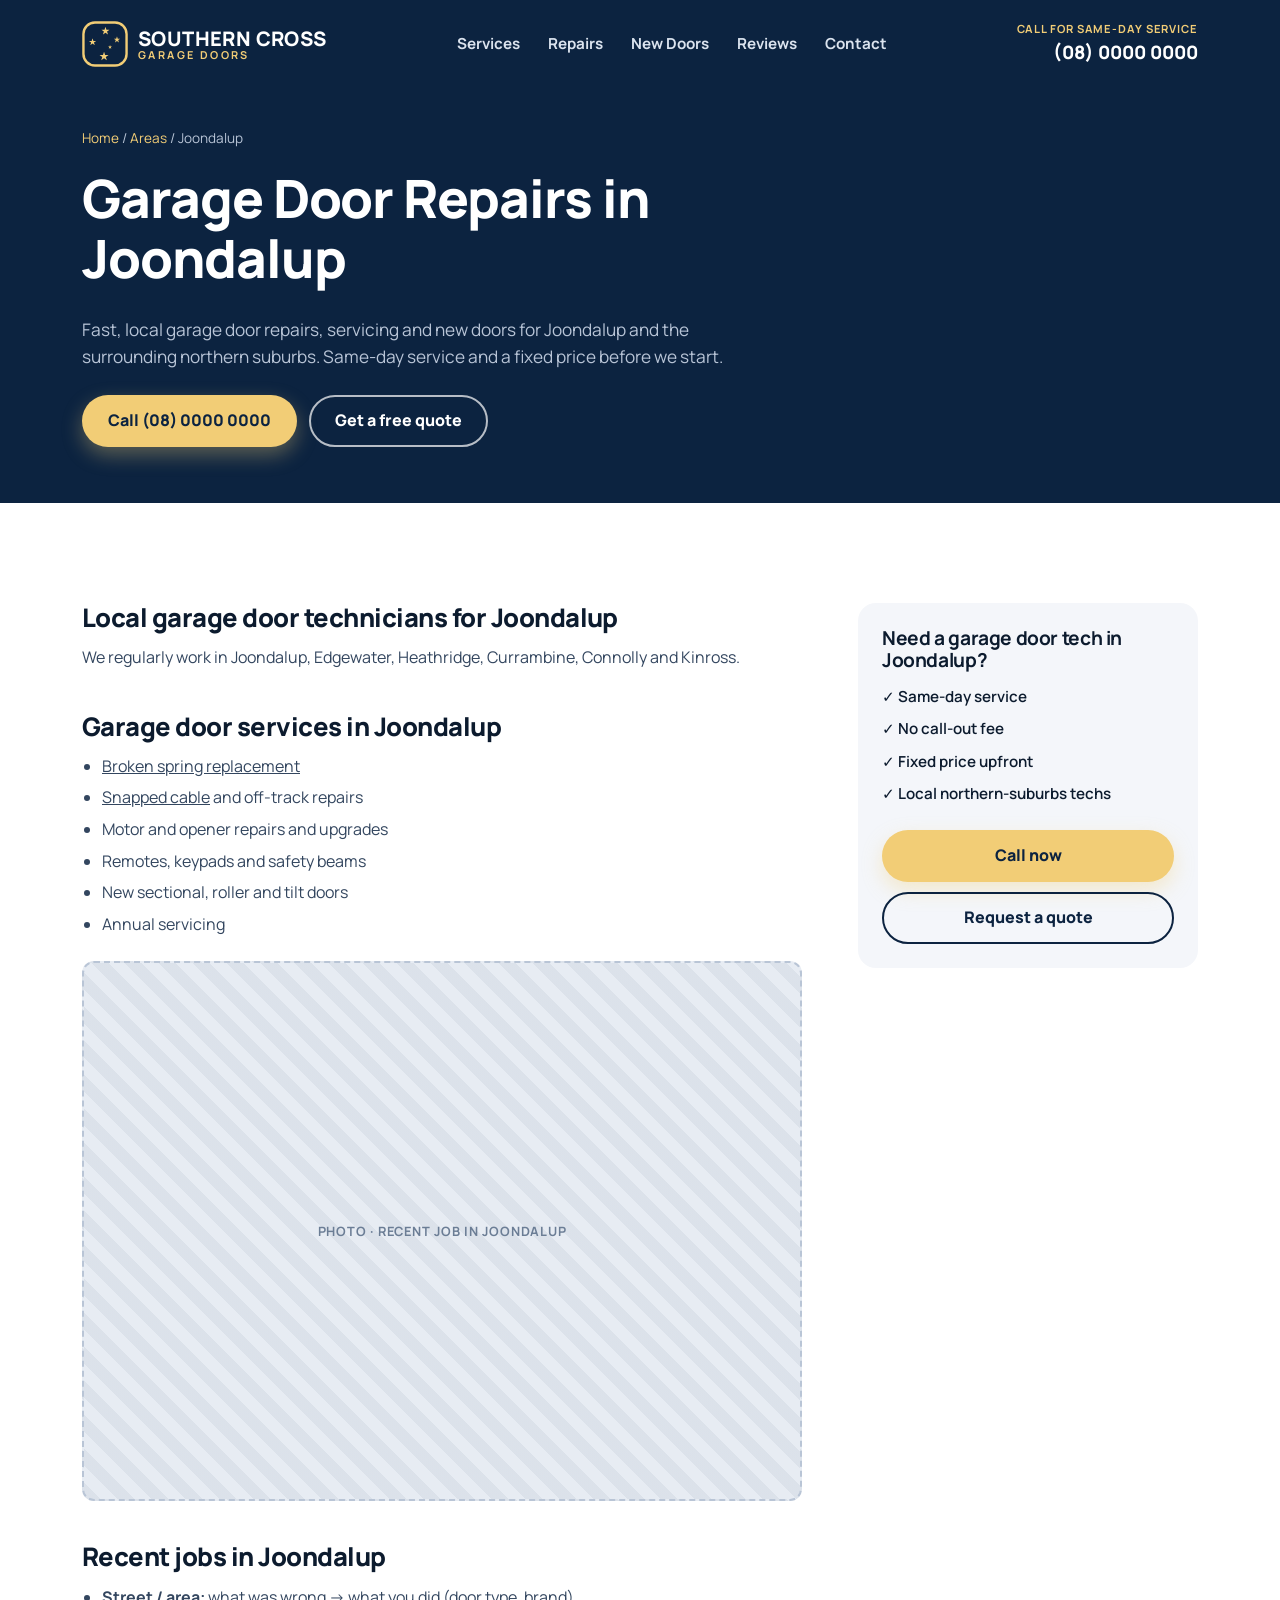
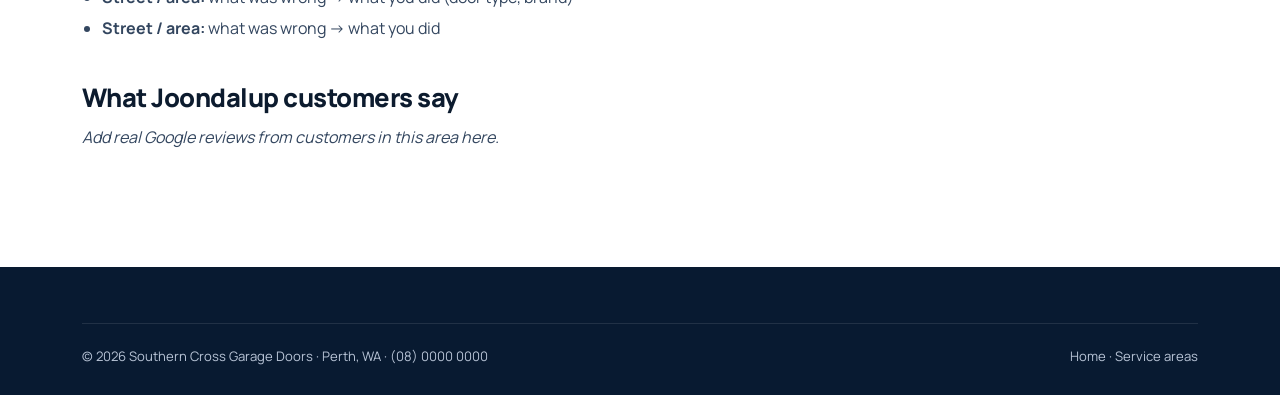
<file: areas/garage-door-repairs-joondalup.html>
<!DOCTYPE html>
<html lang="en-AU">
<head>
  <meta charset="UTF-8">
  <meta name="viewport" content="width=device-width, initial-scale=1">
  <!-- DRAFT: stops Google indexing the unfinished site. DELETE this line at launch. -->
  <meta name="robots" content="noindex, nofollow">
  <!-- SUBURB PAGE TEMPLATE: copy for each suburb (garage-door-repairs-SUBURB.html).
       Rewrite properly for each one: nearby suburbs, local jobs, local reviews, local photos.
       Pages that only swap the suburb name get ignored by Google. -->
  <title>Garage Door Repairs Joondalup | Same-Day | Southern Cross Garage Doors</title>
  <meta name="description" content="Garage door repairs in Joondalup and nearby suburbs. Springs, cables, motors and new doors. Same-day service, fixed prices. Call Southern Cross Garage Doors.">
  <meta name="theme-color" content="#0c2340">
  <link rel="preconnect" href="https://fonts.googleapis.com">
  <link rel="preconnect" href="https://fonts.gstatic.com" crossorigin>
  <link href="https://fonts.googleapis.com/css2?family=Manrope:wght@400;600;700;800&display=swap" rel="stylesheet">
  <link rel="stylesheet" href="../css/styles.css">
</head>
<body>
  <a class="skip-link" href="#main">Skip to content</a>
  <svg width="0" height="0" style="position:absolute" aria-hidden="true">
    <symbol id="star" viewBox="-1 -1 2 2"><polygon points="0,-1 0.2245,-0.309 0.951,-0.309 0.363,0.118 0.588,0.809 0,0.382 -0.588,0.809 -0.363,0.118 -0.951,-0.309 -0.2245,-0.309" fill="currentColor"/></symbol>
    <symbol id="logo-mark" viewBox="0 0 48 48">
      <rect x="1.5" y="1.5" width="45" height="45" rx="12" fill="none" stroke="#f2cd76" stroke-width="2.5"/>
      <g color="#f2cd76">
        <use href="#star" x="20" y="6" width="9" height="9"/><use href="#star" x="18" y="32" width="10" height="10"/>
        <use href="#star" x="7" y="18" width="8" height="8"/><use href="#star" x="33" y="16" width="7" height="7"/>
        <use href="#star" x="27" y="25" width="4.5" height="4.5"/>
      </g>
    </symbol>
  </svg>

  <header class="site-header">
    <div class="container header-inner">
      <a class="logo" href="../index.html" aria-label="Southern Cross Garage Doors home">
        <svg aria-hidden="true"><use href="#logo-mark"/></svg>
        <span class="logo-text"><strong>SOUTHERN CROSS</strong><span>Garage Doors</span></span>
      </a>
      <nav class="main-nav" aria-label="Main">
        <a href="../index.html#services">Services</a>
        <a href="../index.html#problems">Repairs</a>
        <a href="../index.html#doors">New Doors</a>
        <a href="../index.html#reviews">Reviews</a>
        <a href="../index.html#quote">Contact</a>
      </nav>
      <div class="header-actions">
        <a class="header-phone" href="tel:+61800000000"><small>Call for same-day service</small>(08) 0000 0000</a>
        <a class="header-call" href="tel:+61800000000" aria-label="Call us"><svg viewBox="0 0 24 24" fill="none" stroke="currentColor" stroke-width="2" stroke-linecap="round" stroke-linejoin="round"><path d="M22 16.9v3a2 2 0 0 1-2.2 2 19.8 19.8 0 0 1-8.6-3.1 19.5 19.5 0 0 1-6-6A19.8 19.8 0 0 1 2.1 4.2 2 2 0 0 1 4.1 2h3a2 2 0 0 1 2 1.7c.1.9.4 1.8.7 2.7a2 2 0 0 1-.5 2.1L8 9.8a16 16 0 0 0 6 6l1.3-1.3a2 2 0 0 1 2.1-.4c.9.3 1.8.6 2.7.7a2 2 0 0 1 1.7 2z"/></svg></a>
        <button class="nav-toggle" aria-label="Open menu" aria-expanded="false" aria-controls="mobile-menu"><span></span></button>
      </div>
    </div>
  </header>
  <nav class="mobile-menu" id="mobile-menu" aria-label="Mobile">
    <a href="../index.html#services">Services</a>
    <a href="../index.html#problems">Repairs</a>
    <a href="../index.html#doors">New Doors</a>
    <a href="../index.html#reviews">Reviews</a>
    <a href="../index.html#quote">Contact</a>
    <a class="btn btn--gold btn--block" href="tel:+61800000000">Call (08) 0000 0000</a>
  </nav>

  <main id="main">
    <section class="page-hero">
      <div class="container">
        <nav class="breadcrumbs" aria-label="Breadcrumb"><a href="../index.html">Home</a> / <a href="../index.html#areas">Areas</a> / Joondalup</nav>
        <h1>Garage Door Repairs in Joondalup</h1>
        <p>Fast, local garage door repairs, servicing and new doors for Joondalup and the surrounding northern suburbs. Same-day service and a fixed price before we start.</p>
        <div class="hero-ctas">
          <a class="btn btn--gold" href="tel:+61800000000">Call (08) 0000 0000</a>
          <a class="btn btn--outline-light" href="../index.html#quote">Get a free quote</a>
        </div>
      </div>
    </section>

    <section class="section">
      <div class="container content-grid">
        <article class="prose">
          <h2>Local garage door technicians for Joondalup</h2>
          <p>We regularly work in Joondalup, Edgewater, Heathridge, Currambine, Connolly and Kinross. <!-- TODO: make this true + specific, e.g. "Our van is in the area most days" --></p>

          <h2>Garage door services in Joondalup</h2>
          <ul>
            <li><a href="../services/garage-door-spring-repair-perth.html">Broken spring replacement</a></li>
            <li><a href="../services/garage-door-cable-repair-perth.html">Snapped cable</a> and off-track repairs</li>
            <li>Motor and opener repairs and upgrades</li>
            <li>Remotes, keypads and safety beams</li>
            <li>New sectional, roller and tilt doors</li>
            <li>Annual servicing</li>
          </ul>

          <!-- PHOTO: a real job in Joondalup -->
          <div class="ph">Photo · recent job in Joondalup</div>

          <h2>Recent jobs in Joondalup</h2>
          <!-- TODO: replace with REAL jobs as you complete them. This is what makes the page unique. -->
          <ul>
            <li><strong>Street / area:</strong> what was wrong → what you did (door type, brand)</li>
            <li><strong>Street / area:</strong> what was wrong → what you did</li>
          </ul>

          <h2>What Joondalup customers say</h2>
          <p><em>Add real Google reviews from customers in this area here.</em></p>
        </article>

        <aside class="sidebar-card">
          <h3>Need a garage door tech in Joondalup?</h3>
          <ul>
            <li>✓ Same-day service</li>
            <li>✓ No call-out fee</li>
            <li>✓ Fixed price upfront</li>
            <li>✓ Local northern-suburbs techs</li>
          </ul>
          <a class="btn btn--gold btn--block" href="tel:+61800000000">Call now</a>
          <a class="btn btn--outline btn--block" href="../index.html#quote">Request a quote</a>
        </aside>
      </div>
    </section>
  </main>

  <footer class="site-footer">
    <div class="container">
      <div class="footer-bottom">
        <span>© <span data-year>2026</span> Southern Cross Garage Doors · Perth, WA · <a href="tel:+61800000000">(08) 0000 0000</a></span>
        <span><a href="../index.html">Home</a> · <a href="../index.html#areas">Service areas</a></span>
      </div>
    </div>
  </footer>

  <div class="mobile-bar">
    <a class="btn btn--gold" href="tel:+61800000000">Call now</a>
    <a class="btn btn--outline-light" href="../index.html#quote">Free quote</a>
  </div>
  <script src="../js/main.js" defer></script>
</body>
</html>
</file>
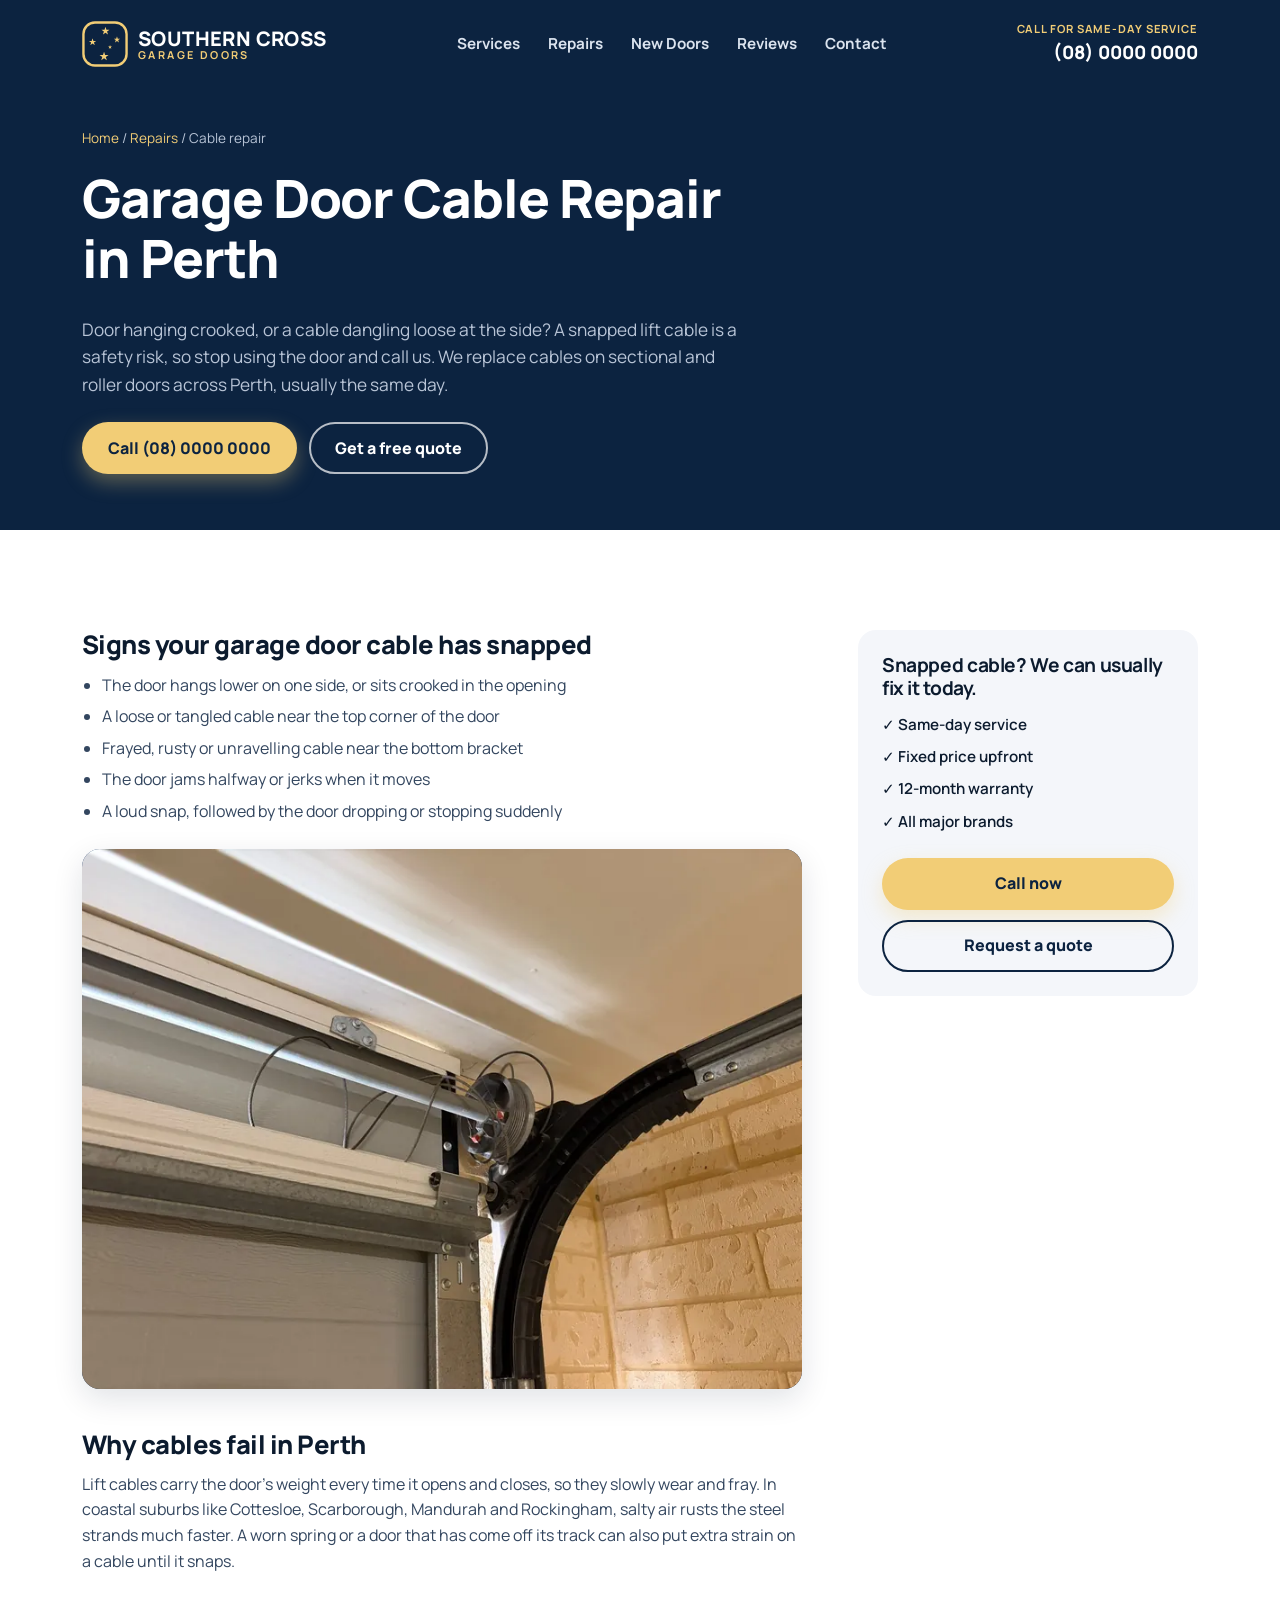
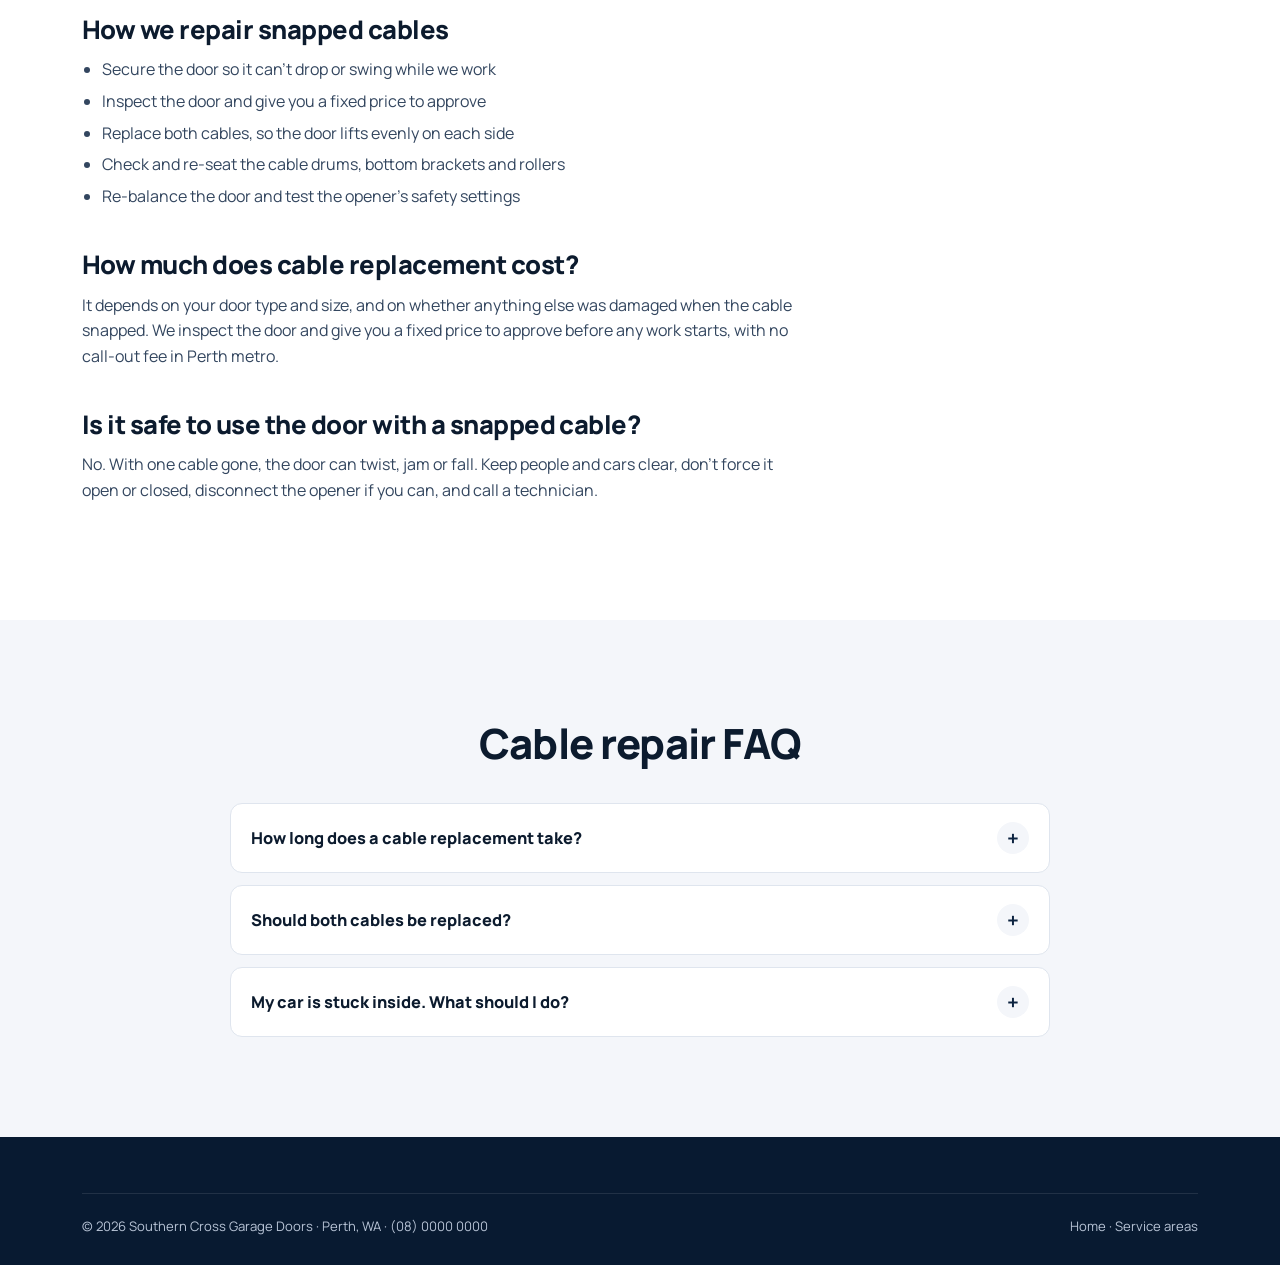
<file: services/garage-door-cable-repair-perth.html>
<!DOCTYPE html>
<html lang="en-AU">
<head>
  <meta charset="UTF-8">
  <meta name="viewport" content="width=device-width, initial-scale=1">
  <!-- DRAFT: stops Google indexing the unfinished site. DELETE this line at launch. -->
  <meta name="robots" content="noindex, nofollow">
  <title>Garage Door Cable Repair Perth | Same-Day | Southern Cross Garage Doors</title>
  <meta name="description" content="Snapped or frayed garage door cable in Perth? Same-day cable replacement for sectional and roller doors. Fixed price before we start. Call Southern Cross Garage Doors.">
  <meta name="theme-color" content="#0c2340">
  <link rel="preconnect" href="https://fonts.googleapis.com">
  <link rel="preconnect" href="https://fonts.gstatic.com" crossorigin>
  <link href="https://fonts.googleapis.com/css2?family=Manrope:wght@400;600;700;800&display=swap" rel="stylesheet">
  <link rel="stylesheet" href="../css/styles.css">
</head>
<body>
  <a class="skip-link" href="#main">Skip to content</a>
  <svg width="0" height="0" style="position:absolute" aria-hidden="true">
    <symbol id="star" viewBox="-1 -1 2 2"><polygon points="0,-1 0.2245,-0.309 0.951,-0.309 0.363,0.118 0.588,0.809 0,0.382 -0.588,0.809 -0.363,0.118 -0.951,-0.309 -0.2245,-0.309" fill="currentColor"/></symbol>
    <symbol id="logo-mark" viewBox="0 0 48 48">
      <rect x="1.5" y="1.5" width="45" height="45" rx="12" fill="none" stroke="#f2cd76" stroke-width="2.5"/>
      <g color="#f2cd76">
        <use href="#star" x="20" y="6" width="9" height="9"/><use href="#star" x="18" y="32" width="10" height="10"/>
        <use href="#star" x="7" y="18" width="8" height="8"/><use href="#star" x="33" y="16" width="7" height="7"/>
        <use href="#star" x="27" y="25" width="4.5" height="4.5"/>
      </g>
    </symbol>
  </svg>

  <header class="site-header">
    <div class="container header-inner">
      <a class="logo" href="../index.html" aria-label="Southern Cross Garage Doors home">
        <svg aria-hidden="true"><use href="#logo-mark"/></svg>
        <span class="logo-text"><strong>SOUTHERN CROSS</strong><span>Garage Doors</span></span>
      </a>
      <nav class="main-nav" aria-label="Main">
        <a href="../index.html#services">Services</a>
        <a href="../index.html#problems">Repairs</a>
        <a href="../index.html#doors">New Doors</a>
        <a href="../index.html#reviews">Reviews</a>
        <a href="../index.html#quote">Contact</a>
      </nav>
      <div class="header-actions">
        <a class="header-phone" href="tel:+61800000000"><small>Call for same-day service</small>(08) 0000 0000</a>
        <a class="header-call" href="tel:+61800000000" aria-label="Call us"><svg viewBox="0 0 24 24" fill="none" stroke="currentColor" stroke-width="2" stroke-linecap="round" stroke-linejoin="round"><path d="M22 16.9v3a2 2 0 0 1-2.2 2 19.8 19.8 0 0 1-8.6-3.1 19.5 19.5 0 0 1-6-6A19.8 19.8 0 0 1 2.1 4.2 2 2 0 0 1 4.1 2h3a2 2 0 0 1 2 1.7c.1.9.4 1.8.7 2.7a2 2 0 0 1-.5 2.1L8 9.8a16 16 0 0 0 6 6l1.3-1.3a2 2 0 0 1 2.1-.4c.9.3 1.8.6 2.7.7a2 2 0 0 1 1.7 2z"/></svg></a>
        <button class="nav-toggle" aria-label="Open menu" aria-expanded="false" aria-controls="mobile-menu"><span></span></button>
      </div>
    </div>
  </header>
  <nav class="mobile-menu" id="mobile-menu" aria-label="Mobile">
    <a href="../index.html#services">Services</a>
    <a href="../index.html#problems">Repairs</a>
    <a href="../index.html#doors">New Doors</a>
    <a href="../index.html#reviews">Reviews</a>
    <a href="../index.html#quote">Contact</a>
    <a class="btn btn--gold btn--block" href="tel:+61800000000">Call (08) 0000 0000</a>
  </nav>

  <main id="main">
    <section class="page-hero">
      <div class="container">
        <nav class="breadcrumbs" aria-label="Breadcrumb"><a href="../index.html">Home</a> / <a href="../index.html#problems">Repairs</a> / Cable repair</nav>
        <h1>Garage Door Cable Repair in Perth</h1>
        <p>Door hanging crooked, or a cable dangling loose at the side? A snapped lift cable is a safety risk, so stop using the door and call us. We replace cables on sectional and roller doors across Perth, usually the same day.</p>
        <div class="hero-ctas">
          <a class="btn btn--gold" href="tel:+61800000000">Call (08) 0000 0000</a>
          <a class="btn btn--outline-light" href="../index.html#quote">Get a free quote</a>
        </div>
      </div>
    </section>

    <section class="section">
      <div class="container content-grid">
        <article class="prose">
          <h2>Signs your garage door cable has snapped</h2>
          <ul>
            <li>The door hangs lower on one side, or sits crooked in the opening</li>
            <li>A loose or tangled cable near the top corner of the door</li>
            <li>Frayed, rusty or unravelling cable near the bottom bracket</li>
            <li>The door jams halfway or jerks when it moves</li>
            <li>A loud snap, followed by the door dropping or stopping suddenly</li>
          </ul>

          <figure class="ph ph--photo ph--page"><img src="../images/repairs/snapped-garage-door-cable-perth-1400.webp" srcset="../images/repairs/snapped-garage-door-cable-perth-800.webp 800w, ../images/repairs/snapped-garage-door-cable-perth-1400.webp 1400w" sizes="(min-width: 960px) 560px, 100vw" width="1400" height="1050" alt="Snapped lift cable hanging loose from the cable drum on a sectional garage door" decoding="async"></figure>

          <h2>Why cables fail in Perth</h2>
          <p>Lift cables carry the door's weight every time it opens and closes, so they slowly wear and fray. In coastal suburbs like Cottesloe, Scarborough, Mandurah and Rockingham, salty air rusts the steel strands much faster. A worn spring or a door that has come off its track can also put extra strain on a cable until it snaps.</p>

          <h2>How we repair snapped cables</h2>
          <ul>
            <li>Secure the door so it can't drop or swing while we work</li>
            <li>Inspect the door and give you a fixed price to approve</li>
            <li>Replace both cables, so the door lifts evenly on each side</li>
            <li>Check and re-seat the cable drums, bottom brackets and rollers</li>
            <li>Re-balance the door and test the opener's safety settings</li>
          </ul>

          <h2>How much does cable replacement cost?</h2>
          <p>It depends on your door type and size, and on whether anything else was damaged when the cable snapped. We inspect the door and give you a fixed price to approve before any work starts, with no call-out fee in Perth metro.</p>

          <h2>Is it safe to use the door with a snapped cable?</h2>
          <p>No. With one cable gone, the door can twist, jam or fall. Keep people and cars clear, don't force it open or closed, disconnect the opener if you can, and call a technician.</p>

          <!-- Add 1-2 real recent cable jobs here once you have them, e.g.
               "Last week in Scarborough: replaced rusted cables on a Gliderol sectional door." -->
        </article>

        <aside class="sidebar-card">
          <h3>Snapped cable? We can usually fix it today.</h3>
          <ul>
            <li>✓ Same-day service</li>
            <li>✓ Fixed price upfront</li>
            <li>✓ 12-month warranty</li>
            <li>✓ All major brands</li>
          </ul>
          <a class="btn btn--gold btn--block" href="tel:+61800000000">Call now</a>
          <a class="btn btn--outline btn--block" href="../index.html#quote">Request a quote</a>
        </aside>
      </div>
    </section>

    <section class="section section--light">
      <div class="container">
        <div class="section-head section-head--center"><h2 class="section-title">Cable repair FAQ</h2></div>
        <div class="faq-list">
          <details class="faq-item"><summary>How long does a cable replacement take?</summary><div class="faq-answer"><p>Usually about an hour once we're on site, a little longer if the door has come off its track too.</p></div></details>
          <details class="faq-item"><summary>Should both cables be replaced?</summary><div class="faq-answer"><p>Yes. Both cables wear at the same rate, so if one has snapped the other is usually close behind. Replacing both keeps the door lifting evenly.</p></div></details>
          <details class="faq-item"><summary>My car is stuck inside. What should I do?</summary><div class="faq-answer"><p>Don't try to force the door. Call us and let us know your car is stuck, and we'll prioritise your job.</p></div></details>
        </div>
      </div>
    </section>
  </main>

  <footer class="site-footer">
    <div class="container">
      <div class="footer-bottom">
        <span>© <span data-year>2026</span> Southern Cross Garage Doors · Perth, WA · <a href="tel:+61800000000">(08) 0000 0000</a></span>
        <span><a href="../index.html">Home</a> · <a href="../index.html#areas">Service areas</a></span>
      </div>
    </div>
  </footer>

  <div class="mobile-bar">
    <a class="btn btn--gold" href="tel:+61800000000">Call now</a>
    <a class="btn btn--outline-light" href="../index.html#quote">Free quote</a>
  </div>
  <script src="../js/main.js" defer></script>
</body>
</html>
</file>
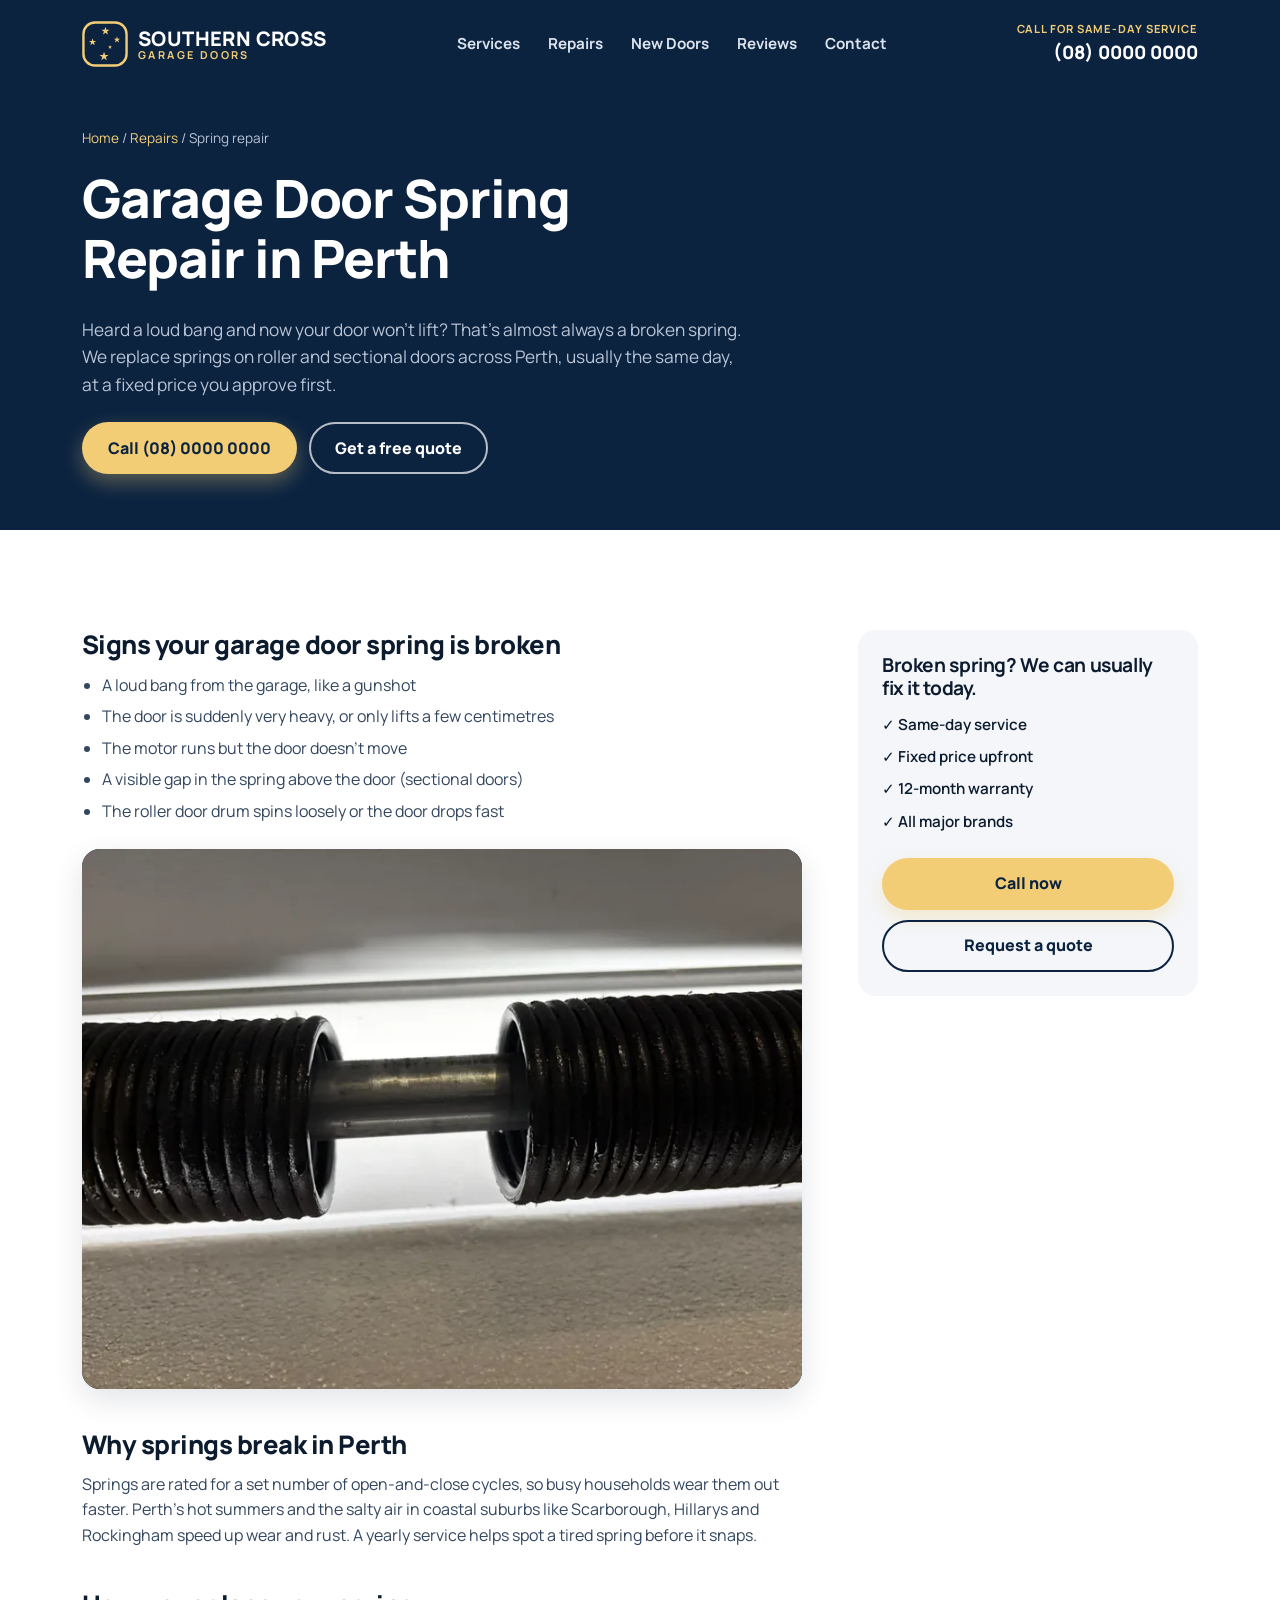
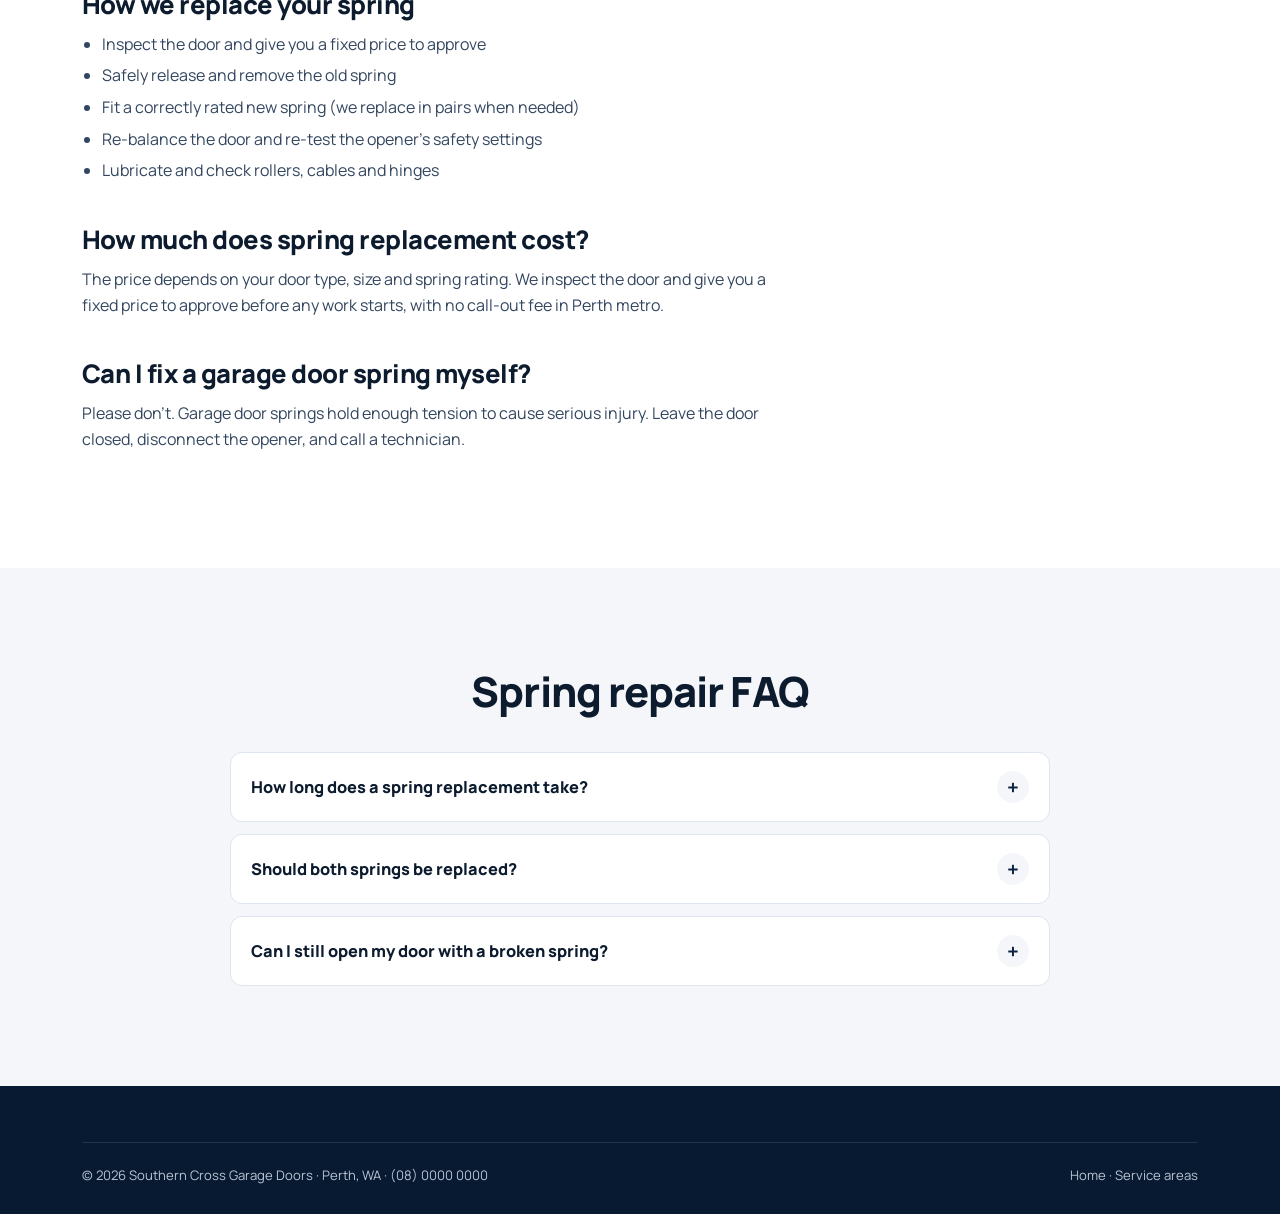
<file: services/garage-door-spring-repair-perth.html>
<!DOCTYPE html>
<html lang="en-AU">
<head>
  <meta charset="UTF-8">
  <meta name="viewport" content="width=device-width, initial-scale=1">
  <!-- DRAFT: stops Google indexing the unfinished site. DELETE this line at launch. -->
  <meta name="robots" content="noindex, nofollow">
  <!-- SERVICE PAGE TEMPLATE: copy this file for each service (cable repair, opener repair, etc.)
       and rewrite the title, description, H1 and content. Never copy-paste the same text. -->
  <title>Garage Door Spring Repair Perth | Same-Day | Southern Cross Garage Doors</title>
  <meta name="description" content="Broken garage door spring in Perth? Same-day spring replacement for roller and sectional doors. Fixed price before we start. Call Southern Cross Garage Doors.">
  <meta name="theme-color" content="#0c2340">
  <link rel="preconnect" href="https://fonts.googleapis.com">
  <link rel="preconnect" href="https://fonts.gstatic.com" crossorigin>
  <link href="https://fonts.googleapis.com/css2?family=Manrope:wght@400;600;700;800&display=swap" rel="stylesheet">
  <link rel="stylesheet" href="../css/styles.css">
</head>
<body>
  <a class="skip-link" href="#main">Skip to content</a>
  <svg width="0" height="0" style="position:absolute" aria-hidden="true">
    <symbol id="star" viewBox="-1 -1 2 2"><polygon points="0,-1 0.2245,-0.309 0.951,-0.309 0.363,0.118 0.588,0.809 0,0.382 -0.588,0.809 -0.363,0.118 -0.951,-0.309 -0.2245,-0.309" fill="currentColor"/></symbol>
    <symbol id="logo-mark" viewBox="0 0 48 48">
      <rect x="1.5" y="1.5" width="45" height="45" rx="12" fill="none" stroke="#f2cd76" stroke-width="2.5"/>
      <g color="#f2cd76">
        <use href="#star" x="20" y="6" width="9" height="9"/><use href="#star" x="18" y="32" width="10" height="10"/>
        <use href="#star" x="7" y="18" width="8" height="8"/><use href="#star" x="33" y="16" width="7" height="7"/>
        <use href="#star" x="27" y="25" width="4.5" height="4.5"/>
      </g>
    </symbol>
  </svg>

  <header class="site-header">
    <div class="container header-inner">
      <a class="logo" href="../index.html" aria-label="Southern Cross Garage Doors home">
        <svg aria-hidden="true"><use href="#logo-mark"/></svg>
        <span class="logo-text"><strong>SOUTHERN CROSS</strong><span>Garage Doors</span></span>
      </a>
      <nav class="main-nav" aria-label="Main">
        <a href="../index.html#services">Services</a>
        <a href="../index.html#problems">Repairs</a>
        <a href="../index.html#doors">New Doors</a>
        <a href="../index.html#reviews">Reviews</a>
        <a href="../index.html#quote">Contact</a>
      </nav>
      <div class="header-actions">
        <a class="header-phone" href="tel:+61800000000"><small>Call for same-day service</small>(08) 0000 0000</a>
        <a class="header-call" href="tel:+61800000000" aria-label="Call us"><svg viewBox="0 0 24 24" fill="none" stroke="currentColor" stroke-width="2" stroke-linecap="round" stroke-linejoin="round"><path d="M22 16.9v3a2 2 0 0 1-2.2 2 19.8 19.8 0 0 1-8.6-3.1 19.5 19.5 0 0 1-6-6A19.8 19.8 0 0 1 2.1 4.2 2 2 0 0 1 4.1 2h3a2 2 0 0 1 2 1.7c.1.9.4 1.8.7 2.7a2 2 0 0 1-.5 2.1L8 9.8a16 16 0 0 0 6 6l1.3-1.3a2 2 0 0 1 2.1-.4c.9.3 1.8.6 2.7.7a2 2 0 0 1 1.7 2z"/></svg></a>
        <button class="nav-toggle" aria-label="Open menu" aria-expanded="false" aria-controls="mobile-menu"><span></span></button>
      </div>
    </div>
  </header>
  <nav class="mobile-menu" id="mobile-menu" aria-label="Mobile">
    <a href="../index.html#services">Services</a>
    <a href="../index.html#problems">Repairs</a>
    <a href="../index.html#doors">New Doors</a>
    <a href="../index.html#reviews">Reviews</a>
    <a href="../index.html#quote">Contact</a>
    <a class="btn btn--gold btn--block" href="tel:+61800000000">Call (08) 0000 0000</a>
  </nav>

  <main id="main">
    <section class="page-hero">
      <div class="container">
        <nav class="breadcrumbs" aria-label="Breadcrumb"><a href="../index.html">Home</a> / <a href="../index.html#problems">Repairs</a> / Spring repair</nav>
        <h1>Garage Door Spring Repair in Perth</h1>
        <p>Heard a loud bang and now your door won't lift? That's almost always a broken spring. We replace springs on roller and sectional doors across Perth, usually the same day, at a fixed price you approve first.</p>
        <div class="hero-ctas">
          <a class="btn btn--gold" href="tel:+61800000000">Call (08) 0000 0000</a>
          <a class="btn btn--outline-light" href="../index.html#quote">Get a free quote</a>
        </div>
      </div>
    </section>

    <section class="section">
      <div class="container content-grid">
        <article class="prose">
          <h2>Signs your garage door spring is broken</h2>
          <ul>
            <li>A loud bang from the garage, like a gunshot</li>
            <li>The door is suddenly very heavy, or only lifts a few centimetres</li>
            <li>The motor runs but the door doesn't move</li>
            <li>A visible gap in the spring above the door (sectional doors)</li>
            <li>The roller door drum spins loosely or the door drops fast</li>
          </ul>

          <figure class="ph ph--photo ph--page"><img src="../images/repairs/broken-garage-door-spring-perth-1400.webp" srcset="../images/repairs/broken-garage-door-spring-perth-800.webp 800w, ../images/repairs/broken-garage-door-spring-perth-1400.webp 1400w" sizes="(min-width: 960px) 560px, 100vw" width="1400" height="1050" alt="Broken garage door torsion spring with a visible gap where the coil has snapped" decoding="async"></figure>

          <h2>Why springs break in Perth</h2>
          <p>Springs are rated for a set number of open-and-close cycles, so busy households wear them out faster. Perth's hot summers and the salty air in coastal suburbs like Scarborough, Hillarys and Rockingham speed up wear and rust. A yearly service helps spot a tired spring before it snaps.</p>

          <h2>How we replace your spring</h2>
          <ul>
            <li>Inspect the door and give you a fixed price to approve</li>
            <li>Safely release and remove the old spring</li>
            <li>Fit a correctly rated new spring (we replace in pairs when needed)</li>
            <li>Re-balance the door and re-test the opener's safety settings</li>
            <li>Lubricate and check rollers, cables and hinges</li>
          </ul>

          <h2>How much does spring replacement cost?</h2>
          <p>The price depends on your door type, size and spring rating. We inspect the door and give you a fixed price to approve before any work starts, with no call-out fee in Perth metro.</p>

          <h2>Can I fix a garage door spring myself?</h2>
          <p>Please don't. Garage door springs hold enough tension to cause serious injury. Leave the door closed, disconnect the opener, and call a technician.</p>

          <!-- Add 1-2 real recent spring jobs here once you have them, e.g.
               "Last week in Joondalup: replaced a pair of springs on a double B&D sectional door." -->
        </article>

        <aside class="sidebar-card">
          <h3>Broken spring? We can usually fix it today.</h3>
          <ul>
            <li>✓ Same-day service</li>
            <li>✓ Fixed price upfront</li>
            <li>✓ 12-month warranty</li>
            <li>✓ All major brands</li>
          </ul>
          <a class="btn btn--gold btn--block" href="tel:+61800000000">Call now</a>
          <a class="btn btn--outline btn--block" href="../index.html#quote">Request a quote</a>
        </aside>
      </div>
    </section>

    <section class="section section--light">
      <div class="container">
        <div class="section-head section-head--center"><h2 class="section-title">Spring repair FAQ</h2></div>
        <div class="faq-list">
          <details class="faq-item"><summary>How long does a spring replacement take?</summary><div class="faq-answer"><p>Usually about an hour once we're on site.</p></div></details>
          <details class="faq-item"><summary>Should both springs be replaced?</summary><div class="faq-answer"><p>If your door has two springs and one has broken, the other is usually close behind. Replacing both saves a second call-out. We'll explain the options.</p></div></details>
          <details class="faq-item"><summary>Can I still open my door with a broken spring?</summary><div class="faq-answer"><p>It's not safe to force it. Leave it closed if you can and call us. If your car is stuck inside, tell us and we'll prioritise you.</p></div></details>
        </div>
      </div>
    </section>
  </main>

  <footer class="site-footer">
    <div class="container">
      <div class="footer-bottom">
        <span>© <span data-year>2026</span> Southern Cross Garage Doors · Perth, WA · <a href="tel:+61800000000">(08) 0000 0000</a></span>
        <span><a href="../index.html">Home</a> · <a href="../index.html#areas">Service areas</a></span>
      </div>
    </div>
  </footer>

  <div class="mobile-bar">
    <a class="btn btn--gold" href="tel:+61800000000">Call now</a>
    <a class="btn btn--outline-light" href="../index.html#quote">Free quote</a>
  </div>
  <script src="../js/main.js" defer></script>
</body>
</html>
</file>
<file: css/styles.css>
/* =========================================================
   Southern Cross Garage Doors — main stylesheet
   Mobile-first: base styles are for phones, then
   @media (min-width: ...) blocks adapt to tablet / desktop.
   Change the brand in one place: the :root variables below.
   ========================================================= */

:root {
  /* Brand colours */
  --navy: #0c2340;
  --navy-2: #12305a;
  --navy-3: #1b4074;
  --navy-deep: #081a31;
  --gold: #f2cd76;
  --gold-dark: #e2b44f;
  --white: #ffffff;
  --light: #f4f6fa;
  --line: #dfe5ee;
  --ink: #0c1b2e;
  --muted: #5a6b82;
  --on-navy-muted: #b8c4d6;

  /* Shape & motion */
  --radius: 18px;
  --radius-sm: 12px;
  --shadow: 0 10px 30px rgba(8, 26, 49, 0.12);
  --ease: cubic-bezier(0.22, 1, 0.36, 1);

  /* Type */
  --font: "Manrope", system-ui, -apple-system, "Segoe UI", Roboto, sans-serif;
}

/* ---------- Reset ---------- */
*, *::before, *::after { box-sizing: border-box; }
html { scroll-behavior: smooth; -webkit-text-size-adjust: 100%; }
body {
  margin: 0;
  font-family: var(--font);
  font-size: 16px;
  line-height: 1.6;
  color: var(--ink);
  background: var(--white);
  padding-bottom: 76px; /* room for the sticky mobile call bar */
}
img, svg { display: block; max-width: 100%; }
a { color: inherit; }
h1, h2, h3, h4 { line-height: 1.15; margin: 0 0 0.5em; letter-spacing: -0.02em; }
p { margin: 0 0 1em; }
ul { margin: 0; padding: 0; }
button { font: inherit; cursor: pointer; }
:focus-visible { outline: 3px solid var(--gold); outline-offset: 3px; border-radius: 6px; }

.container { width: 100%; max-width: 1180px; margin: 0 auto; padding: 0 20px; }
.section { padding: 64px 0; }
.section--navy { background: var(--navy); color: var(--white); }
.section--light { background: var(--light); }
.section--deep { background: var(--navy-deep); color: var(--white); }

.eyebrow {
  display: inline-block;
  font-size: 0.8rem;
  font-weight: 800;
  letter-spacing: 0.14em;
  text-transform: uppercase;
  color: var(--gold-dark);
  margin-bottom: 10px;
}
.section--navy .eyebrow, .section--deep .eyebrow { color: var(--gold); }
.section-title { font-size: clamp(1.7rem, 4.5vw, 2.6rem); font-weight: 800; }
.section-intro { color: var(--muted); max-width: 640px; font-size: 1.05rem; }
.section--navy .section-intro, .section--deep .section-intro { color: var(--on-navy-muted); }
.section-head { margin-bottom: 36px; }
.section-head--center { text-align: center; }
.section-head--center .section-intro { margin-left: auto; margin-right: auto; }

.skip-link {
  position: absolute; left: -999px; top: 8px; z-index: 100;
  background: var(--gold); color: var(--navy); padding: 8px 14px; border-radius: 8px; font-weight: 700;
}
.skip-link:focus { left: 8px; }

/* ---------- Buttons ---------- */
.btn {
  display: inline-flex; align-items: center; justify-content: center; gap: 8px;
  min-height: 52px; padding: 0 24px;
  border-radius: 999px; border: 2px solid transparent;
  font-weight: 800; font-size: 1rem; text-decoration: none;
  transition: transform 0.25s var(--ease), background 0.25s, box-shadow 0.25s, color 0.25s;
}
.btn:hover { transform: translateY(-2px); }
.btn svg { width: 20px; height: 20px; }
.btn--gold { background: var(--gold); color: var(--navy); box-shadow: 0 8px 20px rgba(242, 205, 118, 0.35); }
.btn--gold:hover { background: var(--gold-dark); }
.btn--navy { background: var(--navy); color: var(--white); }
.btn--navy:hover { background: var(--navy-3); }
.btn--outline { border-color: currentColor; color: var(--navy); background: transparent; }
.btn--outline-light { border-color: rgba(255,255,255,0.7); color: var(--white); background: transparent; }
.btn--outline-light:hover { background: rgba(255,255,255,0.08); }
.btn--block { width: 100%; }

.link-arrow { font-weight: 800; text-decoration: none; color: var(--gold-dark); display: inline-flex; gap: 6px; align-items: center; }
.link-arrow:hover { text-decoration: underline; }
.section--navy .link-arrow { color: var(--gold); }

/* ---------- Image placeholders (swap for real photos later) ---------- */
.ph {
  position: relative;
  display: grid; place-items: center;
  border-radius: var(--radius-sm);
  background:
    repeating-linear-gradient(45deg, rgba(12,35,64,0.05) 0 12px, transparent 12px 24px),
    #e7ecf3;
  border: 2px dashed #b9c5d6;
  color: #6b7d95;
  font-size: 0.8rem; font-weight: 700; letter-spacing: 0.06em; text-transform: uppercase;
  text-align: center; padding: 12px;
  aspect-ratio: 4 / 3;
  overflow: hidden;
}
.ph--dark {
  background:
    repeating-linear-gradient(45deg, rgba(255,255,255,0.04) 0 12px, transparent 12px 24px),
    var(--navy-2);
  border-color: rgba(255,255,255,0.3);
  color: var(--on-navy-muted);
}
.ph img { position: absolute; inset: 0; width: 100%; height: 100%; object-fit: cover; }
/* real photos: no dashed placeholder look */
.ph--photo { margin: 0; padding: 0; border: 0; background: var(--navy-2); box-shadow: 0 18px 40px rgba(0, 0, 0, 0.25); }
.ph--page { box-shadow: var(--shadow); border-radius: var(--radius); }

/* ---------- Header ---------- */
.site-header {
  position: sticky; top: 0; z-index: 50;
  background: var(--navy);
  color: var(--white);
  transition: box-shadow 0.3s;
}
.site-header.is-scrolled { box-shadow: 0 6px 24px rgba(0,0,0,0.25); }
.header-inner { display: flex; align-items: center; justify-content: space-between; gap: 16px; height: 72px; }

.logo { display: flex; align-items: center; gap: 10px; text-decoration: none; color: var(--white); }
.logo svg { width: 38px; height: 38px; flex-shrink: 0; }
.logo-text { display: flex; flex-direction: column; line-height: 1.05; }
.logo-text strong { font-size: 1.05rem; font-weight: 800; letter-spacing: 0.02em; }
.logo-text span { font-size: 0.68rem; font-weight: 700; letter-spacing: 0.22em; text-transform: uppercase; color: var(--gold); }

.main-nav { display: none; }
.header-actions { display: flex; align-items: center; gap: 10px; }
.header-phone {
  display: none;
  font-weight: 800; font-size: 1.15rem; text-decoration: none; color: var(--white);
  white-space: nowrap;
}
.header-phone small { display: block; font-size: 0.7rem; font-weight: 700; color: var(--gold); letter-spacing: 0.08em; text-transform: uppercase; }
.header-call {
  display: inline-flex; align-items: center; justify-content: center;
  width: 44px; height: 44px; border-radius: 50%;
  background: var(--gold); color: var(--navy);
}
.header-call svg { width: 20px; height: 20px; }
.nav-toggle {
  width: 44px; height: 44px; border-radius: 12px;
  background: transparent; border: 2px solid rgba(255,255,255,0.25); color: var(--white);
  display: grid; place-items: center;
}
.nav-toggle span, .nav-toggle span::before, .nav-toggle span::after {
  display: block; width: 18px; height: 2px; background: currentColor; border-radius: 2px;
  position: relative; transition: transform 0.3s var(--ease), background 0.3s;
}
.nav-toggle span::before, .nav-toggle span::after { content: ""; position: absolute; left: 0; }
.nav-toggle span::before { top: -6px; }
.nav-toggle span::after { top: 6px; }
.nav-open .nav-toggle span { background: transparent; }
.nav-open .nav-toggle span::before { transform: translateY(6px) rotate(45deg); }
.nav-open .nav-toggle span::after { transform: translateY(-6px) rotate(-45deg); }

/* Mobile menu panel */
.mobile-menu {
  position: fixed; inset: 72px 0 0 0; z-index: 49;
  background: var(--navy);
  padding: 24px 20px 120px;
  transform: translateY(-10px); opacity: 0; visibility: hidden;
  transition: opacity 0.3s var(--ease), transform 0.3s var(--ease), visibility 0.3s;
  overflow-y: auto;
}
.nav-open .mobile-menu { opacity: 1; visibility: visible; transform: none; }
.mobile-menu a:not(.btn) {
  display: block; padding: 16px 4px; color: var(--white); text-decoration: none;
  font-size: 1.25rem; font-weight: 700; border-bottom: 1px solid rgba(255,255,255,0.1);
}
.mobile-menu .btn { margin-top: 24px; }

/* ---------- Hero ---------- */
.hero { position: relative; background: var(--navy); color: var(--navy); }
.hero-media {
  position: relative;
  min-height: 520px;
  display: flex; align-items: center;
  overflow: hidden;
}
.hero-media .ph {
  position: absolute; inset: 0; border-radius: 0; border: 0; aspect-ratio: auto;
  align-items: start; justify-items: end; padding: 16px 20px;
}
/* White fade on the left keeps the headline readable on any photo */
.hero-media::after {
  content: ""; position: absolute; inset: 0;
  background: linear-gradient(180deg, rgba(255,255,255,0.92) 0%, rgba(255,255,255,0.75) 60%, rgba(255,255,255,0.2) 100%);
  pointer-events: none;
}
.hero-content { position: relative; z-index: 2; padding-top: 48px; padding-bottom: 96px; }
.hero h1 {
  font-size: clamp(2.3rem, 8vw, 4.4rem);
  font-weight: 800; color: var(--navy);
  max-width: 12ch; margin-bottom: 16px;
}
.hero h1 em { font-style: normal; color: var(--navy-3); }
.hero-sub { font-size: 1.1rem; font-weight: 600; color: #33465f; max-width: 34ch; margin-bottom: 26px; }
.hero-ctas { display: flex; flex-direction: column; gap: 12px; max-width: 360px; }
.hero-note { margin-top: 14px; font-size: 0.9rem; font-weight: 700; color: #33465f; }

/* Quality seal badge (gold circle from your design) */
.hero-badge {
  position: absolute; z-index: 3;
  right: 16px; bottom: -64px;
  width: 140px; height: 140px;
  filter: drop-shadow(0 14px 28px rgba(0,0,0,0.3));
  animation: float 6s ease-in-out infinite;
}
.seal { width: 100%; height: 100%; overflow: visible; }
.seal-edge { fill: var(--gold); }
.seal-line { fill: none; stroke: var(--navy); stroke-width: 2; }
.seal-line--thin { stroke-width: 1; stroke-dasharray: 2 3; opacity: 0.6; }
.seal-ring { transform-origin: 100px 100px; animation: sealSpin 40s linear infinite; }
.seal-ring-text { font-family: var(--font); font-size: 12.5px; font-weight: 800; fill: var(--navy); letter-spacing: 0.5px; }
.seal-stars { color: var(--navy); }
.seal-big { font-family: var(--font); font-size: 21px; font-weight: 800; fill: var(--navy); letter-spacing: -0.3px; }
.seal-mid { font-family: var(--font); font-size: 16px; font-weight: 800; fill: var(--navy); letter-spacing: 1.5px; }
.seal-small { font-family: var(--font); font-size: 8.5px; font-weight: 700; fill: var(--navy); letter-spacing: 1.2px; opacity: 0.8; }
@keyframes float { 50% { transform: translateY(-6px); } }
@keyframes sealSpin { to { transform: rotate(360deg); } }

/* ---------- Trust strip ---------- */
.trust { background: var(--navy); color: var(--white); padding: 88px 0 40px; }
.trust-list { list-style: none; display: grid; grid-template-columns: 1fr; gap: 18px 16px; }
.trust-item { display: flex; gap: 14px; align-items: center; }
.trust-icon {
  flex: 0 0 44px; width: 44px; height: 44px; border-radius: 12px;
  display: flex; align-items: center; justify-content: center;
  background: rgba(242,205,118,0.14); color: var(--gold);
}
.trust-icon svg { flex: 0 0 22px; width: 22px; height: 22px; margin: 0; }
.trust-item div strong { line-height: 1.25; margin-bottom: 2px; }
.trust-item div span { line-height: 1.35; }
.trust-item div strong { display: block; font-size: 0.95rem; }
.trust-item div span { display: block; font-size: 0.82rem; color: var(--on-navy-muted); }

/* ---------- Problem selector (tabs) ---------- */
.tabs {
  display: flex; gap: 12px;
  overflow-x: auto; scroll-snap-type: x mandatory;
  padding: 4px 20px 16px; margin: 0 -20px 8px;
  scrollbar-width: none;
}
.tabs::-webkit-scrollbar { display: none; }
.tab {
  flex: 0 0 auto; scroll-snap-align: start;
  width: 108px; min-height: 108px;
  display: flex; flex-direction: column; align-items: center; justify-content: center; gap: 8px;
  padding: 12px 8px;
  border-radius: 20px;
  border: 2px solid rgba(255,255,255,0.28);
  background: transparent; color: var(--on-navy-muted);
  font-size: 0.8rem; font-weight: 700; line-height: 1.2; text-align: center;
  transition: border-color 0.25s, color 0.25s, background 0.25s, transform 0.25s var(--ease);
}
.tab svg { width: 30px; height: 30px; }
.tab:hover { color: var(--white); border-color: rgba(255,255,255,0.6); transform: translateY(-2px); }
.tab[aria-selected="true"] { border-color: var(--white); color: var(--white); background: rgba(255,255,255,0.06); }
.tab[aria-selected="true"] svg { color: var(--gold); }

.tab-panel {
  border: 2px solid rgba(255,255,255,0.85);
  border-radius: 24px;
  padding: 24px;
  display: grid; gap: 22px;
  animation: panelIn 0.45s var(--ease);
}
.tab-panel[hidden] { display: none; }
@keyframes panelIn { from { opacity: 0; transform: translateY(10px); } to { opacity: 1; transform: none; } }
.tab-panel h3 { font-size: 1.5rem; font-weight: 800; text-transform: uppercase; letter-spacing: 0.02em; }
.tab-panel p { color: var(--on-navy-muted); }
.tab-panel ul { list-style: none; margin-bottom: 18px; }
.tab-panel li { position: relative; padding-left: 26px; margin-bottom: 8px; color: #dbe3ee; }
.tab-panel li::before {
  content: ""; position: absolute; left: 0; top: 8px; width: 14px; height: 8px;
  border-left: 3px solid var(--gold); border-bottom: 3px solid var(--gold); transform: rotate(-45deg);
}
.panel-price { display: flex; align-items: baseline; gap: 8px; margin: 6px 0 18px; }
.panel-price small { color: var(--on-navy-muted); font-weight: 700; }
.panel-price strong { font-size: 1.8rem; color: var(--gold); font-weight: 800; }
.panel-actions { margin-top: 24px; display: flex; flex-wrap: wrap; gap: 12px 20px; align-items: center; }
.safety-note {
  margin-top: 16px; padding: 12px 14px; border-radius: 12px;
  background: rgba(242,205,118,0.1); color: var(--gold); font-size: 0.88rem; font-weight: 600;
}

/* ---------- Door types ---------- */
.card-grid { display: grid; gap: 20px; }
.door-card {
  background: var(--white); border-radius: var(--radius); overflow: hidden;
  box-shadow: var(--shadow);
  display: flex; flex-direction: column;
  transition: transform 0.35s var(--ease), box-shadow 0.35s;
}
.door-card:hover { transform: translateY(-4px); box-shadow: 0 18px 40px rgba(8,26,49,0.16); }
.door-card-body { padding: 20px 22px 24px; display: flex; flex-direction: column; flex: 1; }
.door-card h3 { font-size: 1.25rem; font-weight: 800; }
.door-card p { color: var(--muted); font-size: 0.95rem; flex: 1; }
.tag-row { display: flex; flex-wrap: wrap; gap: 6px; margin-bottom: 14px; }
.tag { font-size: 0.75rem; font-weight: 700; padding: 4px 10px; border-radius: 999px; background: var(--light); color: var(--navy-3); }
.door-card-foot { display: flex; justify-content: space-between; align-items: center; gap: 10px; padding-top: 14px; border-top: 1px solid var(--line); }
.from-price { font-size: 0.85rem; color: var(--muted); font-weight: 700; }
.from-price strong { color: var(--navy); font-size: 1.15rem; }

.help-choose {
  margin-top: 28px; padding: 24px; border-radius: var(--radius);
  background: var(--navy); color: var(--white);
  display: grid; gap: 16px; align-items: center;
}
.help-choose h3 { font-size: 1.3rem; margin-bottom: 4px; }
.help-choose p { margin: 0; color: var(--on-navy-muted); }

/* ---------- Services list ---------- */
.service-list { list-style: none; display: grid; gap: 14px; }
.service-row {
  display: flex; align-items: center; gap: 16px;
  padding: 18px 20px; border-radius: var(--radius-sm);
  border: 1px solid var(--line); background: var(--white);
  transition: border-color 0.25s, transform 0.25s var(--ease), box-shadow 0.25s;
}
.service-row:hover { border-color: var(--gold-dark); transform: translateX(4px); }
.service-row h3 { font-size: 1.02rem; margin: 0 0 2px; }
.service-row p { margin: 0; font-size: 0.88rem; color: var(--muted); }
.service-row > div { flex: 1; min-width: 0; }
.service-check {
  flex: 0 0 36px; width: 36px; height: 36px; border-radius: 50%;
  display: flex; align-items: center; justify-content: center;
  background: rgba(242, 205, 118, 0.22); color: var(--navy);
}
.service-check svg { width: 18px; height: 18px; }
.service-row--feature {
  flex-wrap: wrap; background: var(--navy); border-color: var(--navy); color: var(--white);
  padding: 22px;
}
.service-row--feature:hover { transform: none; border-color: var(--navy); box-shadow: var(--shadow); }
.service-row--feature p { color: var(--on-navy-muted); }
.service-row--feature .service-check { background: var(--gold); color: var(--navy); }
.service-row--feature .btn { width: 100%; }

.service-row--offer { background: #fdf8ec; border-color: rgba(226, 180, 79, 0.55); }
.service-row--offer .service-check { background: var(--gold); }
.service-price { flex-shrink: 0; text-align: right; font-size: 1.6rem; font-weight: 800; color: var(--navy); line-height: 1; white-space: nowrap; }
.service-price small { display: block; font-size: 0.7rem; font-weight: 700; color: var(--muted); text-transform: uppercase; letter-spacing: 0.08em; margin-bottom: 4px; }

/* ---------- How it works ---------- */
.steps { list-style: none; display: grid; gap: 18px; counter-reset: step; }
.step {
  position: relative; padding: 26px 22px 22px 78px;
  border-radius: var(--radius); background: var(--navy-2);
}
.step::before {
  counter-increment: step; content: counter(step);
  position: absolute; left: 22px; top: 24px;
  width: 40px; height: 40px; border-radius: 50%;
  display: grid; place-items: center;
  background: var(--gold); color: var(--navy); font-weight: 800;
}
.step h3 { font-size: 1.15rem; margin-bottom: 6px; }
.step p { margin: 0; color: var(--on-navy-muted); }

/* ---------- Reviews ---------- */
.reviews-summary {
  display: flex; flex-wrap: wrap; align-items: center; gap: 14px 24px;
  padding: 20px 22px; border-radius: var(--radius); background: var(--white); box-shadow: var(--shadow);
  margin-bottom: 24px;
}
.stars { color: var(--gold-dark); letter-spacing: 2px; font-size: 1.2rem; }
.review-grid { display: grid; gap: 18px; }
.review-card {
  padding: 22px; border-radius: var(--radius); background: var(--white);
  border: 2px dashed #c6d0de; color: var(--muted);
}
.review-card .stars { margin-bottom: 10px; opacity: 0.4; }
.review-card p { font-style: italic; }
.review-meta { font-size: 0.85rem; font-weight: 700; color: var(--navy-3); font-style: normal; }

/* ---------- Gallery (before / after) ---------- */
.gallery-grid { display: grid; gap: 22px; }
.ba-card { border-radius: var(--radius); overflow: hidden; background: var(--white); box-shadow: var(--shadow); }
.ba-pair { display: grid; grid-template-columns: 1fr 1fr; gap: 3px; background: var(--white); }
.ba-pair .ph { border-radius: 0; border: 0; aspect-ratio: 1 / 1; }
.ba-label {
  position: absolute; top: 10px; left: 10px; z-index: 1;
  background: var(--navy); color: var(--white); font-size: 0.7rem; padding: 4px 10px; border-radius: 999px;
}
.ba-pair .ph:last-child .ba-label { background: var(--gold); color: var(--navy); }
.ba-body { padding: 16px 20px 20px; }
.ba-body h3 { font-size: 1.05rem; margin-bottom: 4px; }
.ba-body p { margin: 0; color: var(--muted); font-size: 0.9rem; }

/* ---------- Brands ----------
   Logos sit in black & white; they turn to full colour on hover (desktop)
   or as they scroll through the middle of the screen (phones, via main.js). */
.brand-grid {
  list-style: none; display: grid; grid-template-columns: repeat(2, 1fr); gap: 12px;
  max-width: 1120px; margin: 0 auto;
}
.brand-logo {
  height: 96px; padding: 14px 18px;
  display: flex; align-items: center; justify-content: center;
  border-radius: 16px; background: var(--white); border: 1px solid var(--line);
  transition: transform 0.45s var(--ease), box-shadow 0.45s var(--ease), border-color 0.45s;
}
.brand-logo img {
  width: auto; height: auto; max-width: 100%; max-height: var(--logo-h, 44px); object-fit: contain;
  filter: grayscale(1) contrast(1.05); opacity: 0.55;
  transition: filter 0.7s var(--ease), opacity 0.7s var(--ease), transform 0.7s var(--ease);
}
.brand-logo.is-color { border-color: rgba(226, 180, 79, 0.45); box-shadow: 0 10px 26px rgba(8, 26, 49, 0.08); }
.brand-logo.is-color img { filter: grayscale(0) contrast(1); opacity: 1; transform: scale(1.04); transition-delay: calc(var(--i, 0) * 60ms); }
@media (hover: hover) and (pointer: fine) {
  .brand-logo:hover { transform: translateY(-4px); border-color: rgba(226, 180, 79, 0.55); box-shadow: 0 14px 30px rgba(8, 26, 49, 0.1); }
  .brand-logo:hover img { filter: grayscale(0) contrast(1); opacity: 1; transform: scale(1.06); transition-delay: 0s; }
}
.brand-logo--pale img { filter: grayscale(1) brightness(0.6) contrast(1.2); }
.brand-more { text-align: center; color: var(--muted); font-size: 0.92rem; margin: 22px auto 0; max-width: 520px; }

/* ---------- Areas ---------- */
.area-grid { display: grid; gap: 18px; }
.area-card { padding: 22px; border-radius: var(--radius); background: var(--navy-2); }
.area-card h3 { font-size: 1.15rem; color: var(--gold); margin-bottom: 12px; }
.suburb-list { list-style: none; display: flex; flex-wrap: wrap; gap: 8px; }
.suburb-list li a, .suburb-list li span {
  display: inline-block; padding: 6px 12px; border-radius: 999px;
  background: rgba(255,255,255,0.07); color: #dbe3ee; text-decoration: none; font-size: 0.88rem; font-weight: 600;
}
.suburb-list li a { background: rgba(242,205,118,0.16); color: var(--gold); }
.suburb-list li a:hover { background: var(--gold); color: var(--navy); }
.area-note { margin-top: 22px; color: var(--on-navy-muted); font-size: 0.95rem; }

/* ---------- FAQ ---------- */
.faq-list { display: grid; gap: 12px; max-width: 820px; margin: 0 auto; }
.faq-item { border-radius: var(--radius-sm); background: var(--white); border: 1px solid var(--line); overflow: hidden; }
.faq-item summary {
  list-style: none; cursor: pointer;
  display: flex; justify-content: space-between; align-items: center; gap: 16px;
  padding: 18px 20px; font-weight: 800; font-size: 1.02rem;
}
.faq-item summary::-webkit-details-marker { display: none; }
.faq-item summary::after {
  content: "+"; flex-shrink: 0; width: 32px; height: 32px; border-radius: 50%;
  display: grid; place-items: center; background: var(--light); color: var(--navy);
  font-size: 1.3rem; font-weight: 700; transition: transform 0.3s var(--ease), background 0.3s;
}
.faq-item[open] summary::after { transform: rotate(45deg); background: var(--gold); }
.faq-answer { padding: 0 20px 20px; color: var(--muted); }
.faq-answer p:last-child { margin: 0; }

/* ---------- Quote / contact ---------- */
.quote-wrap { display: grid; gap: 32px; }
.quote-copy h2 { font-size: clamp(1.9rem, 5vw, 2.8rem); font-weight: 800; }
.quote-copy p { color: var(--on-navy-muted); font-size: 1.05rem; }
.quote-ctas { display: flex; flex-direction: column; gap: 12px; margin: 24px 0; max-width: 360px; }
.contact-lines { list-style: none; display: grid; gap: 10px; color: #dbe3ee; }
.contact-lines strong { color: var(--white); }

.quote-form {
  background: var(--white); color: var(--ink);
  border-radius: 24px; padding: 26px 22px; box-shadow: 0 20px 50px rgba(0,0,0,0.3);
}
.quote-form h3 { font-size: 1.35rem; font-weight: 800; }
.quote-form > p { color: var(--muted); font-size: 0.92rem; }
.field { margin-bottom: 14px; }
.field label { display: block; font-weight: 700; font-size: 0.88rem; margin-bottom: 6px; }
.field input, .field select, .field textarea {
  width: 100%; min-height: 50px; padding: 12px 14px;
  border: 2px solid var(--line); border-radius: 12px;
  font: inherit; font-size: 16px; /* 16px stops iPhone zooming in */
  background: var(--white); color: var(--ink);
  transition: border-color 0.2s, box-shadow 0.2s;
}
.field textarea { min-height: 100px; resize: vertical; }
.field input:focus, .field select:focus, .field textarea:focus {
  outline: none; border-color: var(--navy-3); box-shadow: 0 0 0 4px rgba(27,64,116,0.12);
}
.field-row { display: grid; gap: 0 14px; }
.form-msg { margin-top: 12px; font-weight: 700; color: #1d7a46; display: none; }
.form-msg.is-visible { display: block; }

/* ---------- Footer ---------- */
.site-footer { background: var(--navy-deep); color: var(--on-navy-muted); padding: 56px 0 28px; font-size: 0.92rem; }
.footer-grid { display: grid; gap: 32px; margin-bottom: 36px; }
.site-footer h4 { color: var(--white); font-size: 0.95rem; margin-bottom: 14px; text-transform: uppercase; letter-spacing: 0.08em; }
.site-footer ul { list-style: none; display: grid; gap: 8px; }
.site-footer a { text-decoration: none; }
.site-footer a:hover { color: var(--gold); }
.footer-about p { margin-top: 14px; max-width: 34ch; }
.footer-bottom { border-top: 1px solid rgba(255,255,255,0.1); padding-top: 22px; display: flex; flex-wrap: wrap; gap: 8px 20px; justify-content: space-between; font-size: 0.82rem; }

/* ---------- Sticky mobile call bar ---------- */
.mobile-bar {
  position: fixed; left: 0; right: 0; bottom: 0; z-index: 60;
  display: grid; grid-template-columns: 1fr 1fr; gap: 10px;
  padding: 10px 12px calc(10px + env(safe-area-inset-bottom));
  background: rgba(8, 26, 49, 0.96); backdrop-filter: blur(8px);
  box-shadow: 0 -8px 24px rgba(0,0,0,0.2);
}
.mobile-bar .btn { min-height: 50px; padding: 0 12px; font-size: 0.95rem; }

/* ---------- Inner pages (service / suburb templates) ---------- */
.page-hero { background: var(--navy); color: var(--white); padding: 40px 0 56px; }
.breadcrumbs { font-size: 0.85rem; color: var(--on-navy-muted); margin-bottom: 18px; }
.breadcrumbs a { color: var(--gold); text-decoration: none; }
.page-hero h1 { font-size: clamp(2rem, 6vw, 3.3rem); font-weight: 800; max-width: 18ch; }
.page-hero p { color: var(--on-navy-muted); max-width: 60ch; font-size: 1.08rem; }
.page-hero .hero-ctas { margin-top: 24px; }
.content-grid { display: grid; gap: 36px; }
.prose h2 { font-size: 1.6rem; margin-top: 1.6em; font-weight: 800; }
.prose h2:first-child { margin-top: 0; }
.prose p, .prose li { color: #33465f; }
.prose ul { padding-left: 20px; margin-bottom: 1em; }
.prose li { margin-bottom: 6px; }
.prose .ph { margin: 24px 0; }
.sidebar-card { border-radius: var(--radius); background: var(--light); padding: 24px; position: sticky; top: 96px; }
.sidebar-card h3 { font-size: 1.2rem; }
.sidebar-card .btn { margin-top: 10px; }
.sidebar-card ul { list-style: none; margin: 14px 0; display: grid; gap: 8px; font-weight: 600; font-size: 0.95rem; }

/* ---------- Door illustrations (animated) ----------
   Desktop: the door opens when you hover the card.
   Phone/tablet: it opens when the card scrolls into view (js adds .is-active). */
.door-art {
  position: relative;
  aspect-ratio: 16 / 10;
  background:
    radial-gradient(120% 85% at 50% 0%, #ffffff 0%, #f1f4f9 62%, #e9eef5 100%);
  border-bottom: 1px solid var(--line);
  overflow: hidden;
}
.door-art::after { /* soft vignette so every drawing sits in the same "light" */
  content: ""; position: absolute; inset: 0; pointer-events: none;
  box-shadow: inset 0 -30px 40px -30px rgba(12, 35, 64, 0.08);
}
.door-art svg { width: 100%; height: 100%; padding: 4% 4% 0; }

/* palette */
.da-ground { stroke: #d2dae6; stroke-width: 2; stroke-linecap: round; }
.da-ceiling { stroke: var(--navy); stroke-width: 3; stroke-linecap: round; }
.da-frame { fill: var(--navy); }
.da-hood-line { stroke: rgba(255,255,255,0.18); stroke-width: 2; stroke-linecap: round; fill: none; }
.da-interior { fill: url(#g-interior); }
.da-glow { fill: url(#g-glow); opacity: 0.25; transition: opacity 0.8s var(--ease) 0.15s; }
.da-lamp { fill: var(--gold); opacity: 0.6; transition: opacity 0.4s; }
.da-floor { fill: rgba(255,255,255,0.04); }
.da-panel { fill: url(#g-panel); stroke: #a9b8cc; stroke-width: 1; }
.da-groove { stroke: #cdd7e4; stroke-width: 1; }
.da-slat { stroke: #c3cfdf; stroke-width: 1; }
.da-rail, .da-seal { fill: var(--navy-3); }
.da-board { stroke: #c9d4e2; stroke-width: 1.2; }
.da-handle { fill: var(--navy-3); }
.da-wood { fill: url(#g-wood); stroke: #c9ab72; stroke-width: 1; }
.da-wood-groove { stroke: #dcc394; stroke-width: 1; }
.da-grain { fill: none; stroke: #c49f5f; stroke-width: 1; stroke-linecap: round; opacity: 0.55; }
.da-inset { fill: none; stroke: #c3cfdf; stroke-width: 1.2; }
.da-glass { fill: url(#g-glass); stroke: #a9b8cc; stroke-width: 1; }
.da-shine { fill: rgba(255,255,255,0.45); }

/* car (residential doors) */
.da-car-roof { fill: #1b4074; }
.da-car-glass { fill: #2f5c97; opacity: 0.85; }
.da-car-body { fill: #224b85; }
.da-car-grille { fill: #12305a; }
.da-wheel { fill: #050f1e; }
.da-head { fill: var(--gold); opacity: 0.2; transition: opacity 0.35s ease 0.75s, filter 0.35s ease 0.75s; }

/* commercial */
.da-box { fill: #2a568f; stroke: #12305a; stroke-width: 1; }
.da-tape { stroke: var(--gold); stroke-width: 2; opacity: 0.8; }
.da-pallet { fill: #c49f5f; }
.da-bollard { fill: var(--gold); }

/* opener scene */
.da-bracket { fill: #9fb0c8; }
.da-rail-bar { fill: #cdd7e4; }
.da-carriage-block { fill: var(--navy-3); }
.da-arm { stroke: var(--navy-3); stroke-width: 3; stroke-linecap: round; }
.da-arm-foot { fill: var(--navy-3); }
.da-motor { fill: var(--navy); }
.da-motor-lens { fill: rgba(242,205,118,0.25); transition: fill 0.5s; }
.da-gear-teeth { fill: none; stroke: var(--gold); stroke-width: 5; stroke-dasharray: 4 3.2; }
.da-gear-hub { fill: var(--gold); }
.da-led { fill: var(--gold); opacity: 0.3; transition: opacity 0.3s; }
.da-remote { fill: #fff; stroke: var(--navy); stroke-width: 2; }
.da-remote-btn { fill: var(--gold); stroke: var(--navy); stroke-width: 1.5; transition: transform 0.2s; transform-box: fill-box; transform-origin: center; }
.da-remote-key { fill: #c3cfdf; }
.da-wave { fill: none; stroke: var(--gold-dark); stroke-width: 2.5; stroke-linecap: round; opacity: 0; }
.da-phone { fill: var(--navy); }
.da-phone-screen { fill: #eef2f8; }
.da-app-btn { fill: var(--gold); }
.da-app-icon { fill: none; stroke: var(--navy); stroke-width: 2.2; stroke-linecap: round; stroke-linejoin: round; }

/* ---- motion: resting state ---- */
.da-slide { transition: transform 1.15s var(--ease); }
.da-roll, .da-tilt { transform-box: fill-box; transform-origin: 50% 0; transition: transform 1.05s var(--ease); }
.da-roll--1 { transition-delay: 0.14s; }
.da-shine { transition: transform 0.9s var(--ease); }
.da-carriage { transition: transform 1.2s var(--ease) 0.15s; }
.da-gear-wrap .da-gear { animation: daSpin 1.6s linear infinite; animation-play-state: paused; }

/* ---- motion: open state (hover on desktop, .is-active on touch) ---- */
.door-card.is-active .da-slide,
.door-card:focus-within .da-slide { transform: translateY(-128px); }
.door-card.is-active .da-roll,
.door-card:focus-within .da-roll { transform: scaleY(0.045); }
.door-card.is-active .da-tilt,
.door-card:focus-within .da-tilt { transform: scale(1.06, 0.07); }
.door-card.is-active .da-glow,
.door-card:focus-within .da-glow { opacity: 1; }
.door-card.is-active .da-lamp { opacity: 1; }
.door-card.is-active .da-head { opacity: 1; filter: drop-shadow(0 0 4px rgba(242,205,118,0.9)); }
.door-card.is-active .da-shine { transform: translateX(300px); }
.door-card.is-active .da-carriage { transform: translateX(104px); }
.door-card.is-active .da-gear { animation-play-state: running; }
.door-card.is-active .da-led { opacity: 1; animation: daBlink 0.9s ease-in-out infinite; }
.door-card.is-active .da-motor-lens { fill: rgba(242,205,118,0.85); }
.door-card.is-active .da-remote-btn { transform: scale(0.85); }
.door-card.is-active .da-wave { animation: daWave 1.5s ease-out infinite; }
.door-card.is-active .da-wave:nth-child(2) { animation-delay: 0.2s; }
.door-card.is-active .da-wave:nth-child(3) { animation-delay: 0.4s; }

@media (hover: hover) and (pointer: fine) {
  .door-card:hover .da-slide { transform: translateY(-128px); }
  .door-card:hover .da-roll { transform: scaleY(0.045); }
  .door-card:hover .da-tilt { transform: scale(1.06, 0.07); }
  .door-card:hover .da-glow { opacity: 1; }
  .door-card:hover .da-lamp { opacity: 1; }
  .door-card:hover .da-head { opacity: 1; filter: drop-shadow(0 0 4px rgba(242,205,118,0.9)); }
  .door-card:hover .da-shine { transform: translateX(300px); }
  .door-card:hover .da-carriage { transform: translateX(104px); }
  .door-card:hover .da-gear { animation-play-state: running; }
  .door-card:hover .da-led { opacity: 1; animation: daBlink 0.9s ease-in-out infinite; }
  .door-card:hover .da-motor-lens { fill: rgba(242,205,118,0.85); }
  .door-card:hover .da-remote-btn { transform: scale(0.85); }
  .door-card:hover .da-wave { animation: daWave 1.5s ease-out infinite; }
  .door-card:hover .da-wave:nth-child(2) { animation-delay: 0.2s; }
  .door-card:hover .da-wave:nth-child(3) { animation-delay: 0.4s; }
}

@keyframes daSpin { to { transform: rotate(360deg); } }
@keyframes daBlink { 50% { opacity: 0.35; } }
@keyframes daWave { 0% { opacity: 0; transform: translateY(4px); } 30% { opacity: 1; } 100% { opacity: 0; transform: translateY(-6px); } }

.door-card-note { font-size: 0.85rem; font-weight: 700; color: var(--muted); line-height: 1.3; }
.door-card-foot .link-arrow { white-space: nowrap; flex-shrink: 0; }

/* ---------- Scroll reveal (only when JS is on) ---------- */
.js .reveal { opacity: 0; transform: translateY(24px); transition: opacity 0.7s var(--ease), transform 0.7s var(--ease); }
.js .reveal.is-visible { opacity: 1; transform: none; }

@media (prefers-reduced-motion: reduce) {
  html { scroll-behavior: auto; }
  *, *::before, *::after { animation: none !important; transition: none !important; }
  .js .reveal { opacity: 1; transform: none; }
}

/* =========================================================
   TABLET  (≥ 640px)
   ========================================================= */
@media (min-width: 640px) {
  .container { padding: 0 32px; }
  .hero-ctas, .quote-ctas { flex-direction: row; max-width: none; }
  .trust-list { grid-template-columns: repeat(3, 1fr); }
  .card-grid { grid-template-columns: 1fr 1fr; }
  .review-grid { grid-template-columns: 1fr 1fr; }
  .gallery-grid { grid-template-columns: 1fr 1fr; }
  .area-grid { grid-template-columns: 1fr 1fr; }
  .brand-grid { grid-template-columns: repeat(4, 1fr); gap: 14px; }
  .field-row { grid-template-columns: 1fr 1fr; }
  .help-choose { grid-template-columns: 1fr auto; padding: 28px 32px; }
  .tabs { margin: 0 -32px 8px; padding: 4px 32px 16px; }
  .hero-badge { width: 170px; height: 170px; right: 40px; bottom: -80px; }
  .trust { padding-top: 112px; }
  .section { padding: 80px 0; }
}

/* =========================================================
   DESKTOP  (≥ 960px)
   ========================================================= */
@media (min-width: 960px) {
  body { padding-bottom: 0; }
  .mobile-bar { display: none; }
  .nav-toggle, .header-call, .mobile-menu { display: none; }
  .header-inner { height: 88px; }
  .logo svg { width: 46px; height: 46px; }
  .logo-text strong { font-size: 1.25rem; }
  .main-nav { display: flex; gap: 28px; }
  .main-nav a { text-decoration: none; font-weight: 700; font-size: 0.95rem; color: #dbe3ee; position: relative; padding: 6px 0; }
  .main-nav a::after {
    content: ""; position: absolute; left: 0; right: 0; bottom: 0; height: 2px; background: var(--gold);
    transform: scaleX(0); transform-origin: left; transition: transform 0.3s var(--ease);
  }
  .main-nav a:hover { color: var(--white); }
  .main-nav a:hover::after { transform: scaleX(1); }
  .header-phone { display: block; text-align: right; }

  .hero-media { min-height: 640px; }
  .hero-media::after { background: linear-gradient(90deg, rgba(255,255,255,0.95) 0%, rgba(255,255,255,0.8) 38%, rgba(255,255,255,0) 70%); }
  .hero-content { padding-top: 72px; padding-bottom: 110px; }
  .hero-badge { width: 210px; height: 210px; right: max(40px, calc((100vw - 1180px) / 2 + 40px)); bottom: -96px; }

  .tabs { display: grid; grid-template-columns: repeat(6, 1fr); overflow: visible; margin: 0 0 20px; padding: 0; gap: 16px; }
  .tab { width: auto; min-height: 120px; font-size: 0.88rem; }
  .tab-panel { grid-template-columns: 1fr 1fr; padding: 36px 40px; gap: 40px; align-items: center; }
  .tab-panel .ph { aspect-ratio: 4 / 3; }

  .card-grid { grid-template-columns: repeat(3, 1fr); }
  .service-list { grid-template-columns: 1fr 1fr; }
  .service-row--offer { grid-column: 1 / -1; padding: 20px 28px; }
  .service-row--feature { grid-column: 1 / -1; flex-wrap: nowrap; padding: 24px 28px; }
  .service-row--feature .btn { width: auto; }
  .steps { grid-template-columns: repeat(3, 1fr); }
  .review-grid { grid-template-columns: repeat(3, 1fr); }
  .gallery-grid { grid-template-columns: repeat(3, 1fr); }
  .area-grid { grid-template-columns: repeat(4, 1fr); }
  .quote-wrap { grid-template-columns: 1.05fr 1fr; gap: 56px; align-items: center; }
  .quote-form { padding: 34px 32px; }
  .footer-grid { grid-template-columns: 1.4fr 1fr 1fr 1.2fr; }
  .content-grid { grid-template-columns: 1fr 340px; gap: 56px; align-items: start; }
  .section { padding: 100px 0; }
}

/* Door grid: 2 columns on tablet/small laptop, 4 on wide screens */
/* Door cards: 1 column on phones, 2 on tablets, 3 on laptops/desktops (6 cards = two even rows) */
@media (min-width: 640px) {
  .card-grid--doors { display: flex; flex-wrap: wrap; justify-content: center; gap: 22px; }
  .card-grid--doors .door-card { flex: 0 0 calc((100% - 22px) / 2); }
}
@media (min-width: 960px) {
  .card-grid--doors { gap: 26px; }
  .card-grid--doors .door-card { flex-basis: calc((100% - 52px) / 3); }
}

@media (min-width: 1100px) { .brand-grid { max-width: 1000px; gap: 18px; } .brand-logo { height: 116px; padding: 18px 28px; } .brand-logo img { max-height: calc(var(--logo-h, 44px) * 1.25); } }

/* Very large screens */
@media (min-width: 1400px) {
  .hero-media { min-height: 700px; }
}
</file>
